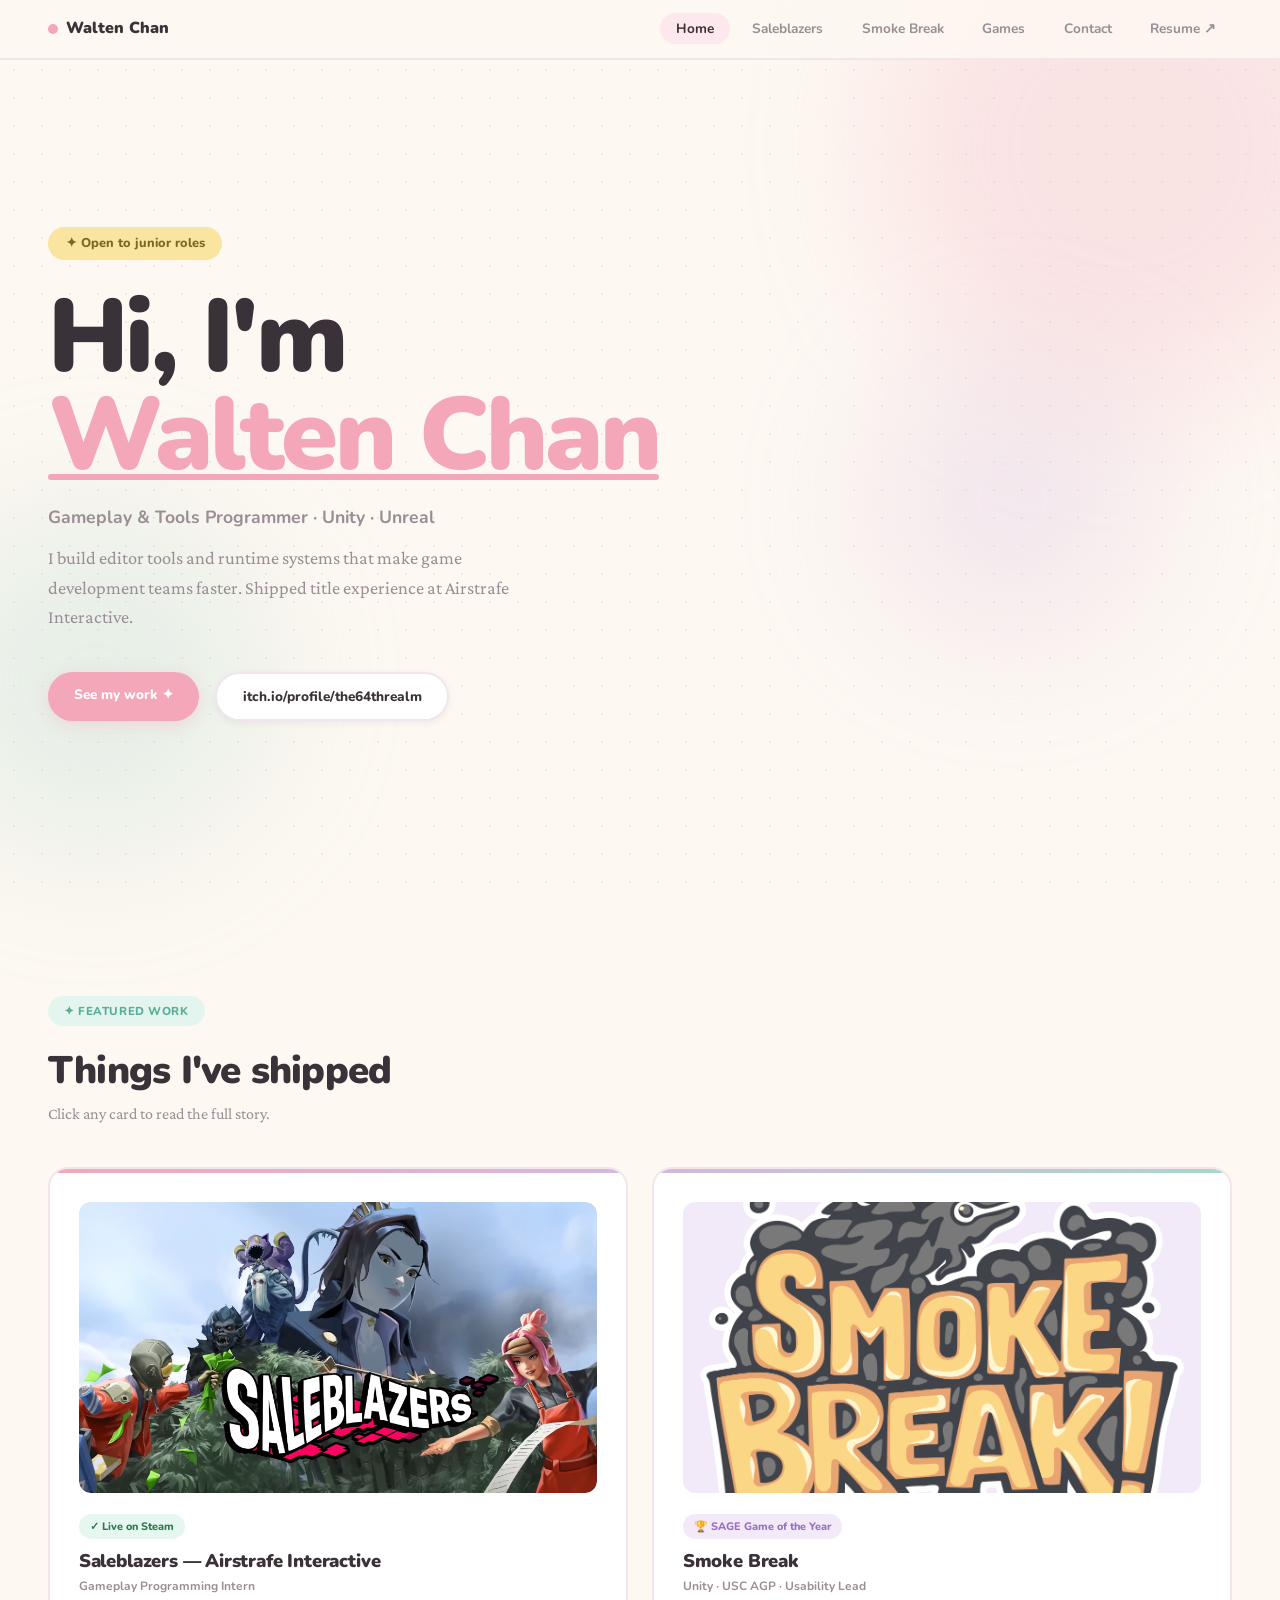
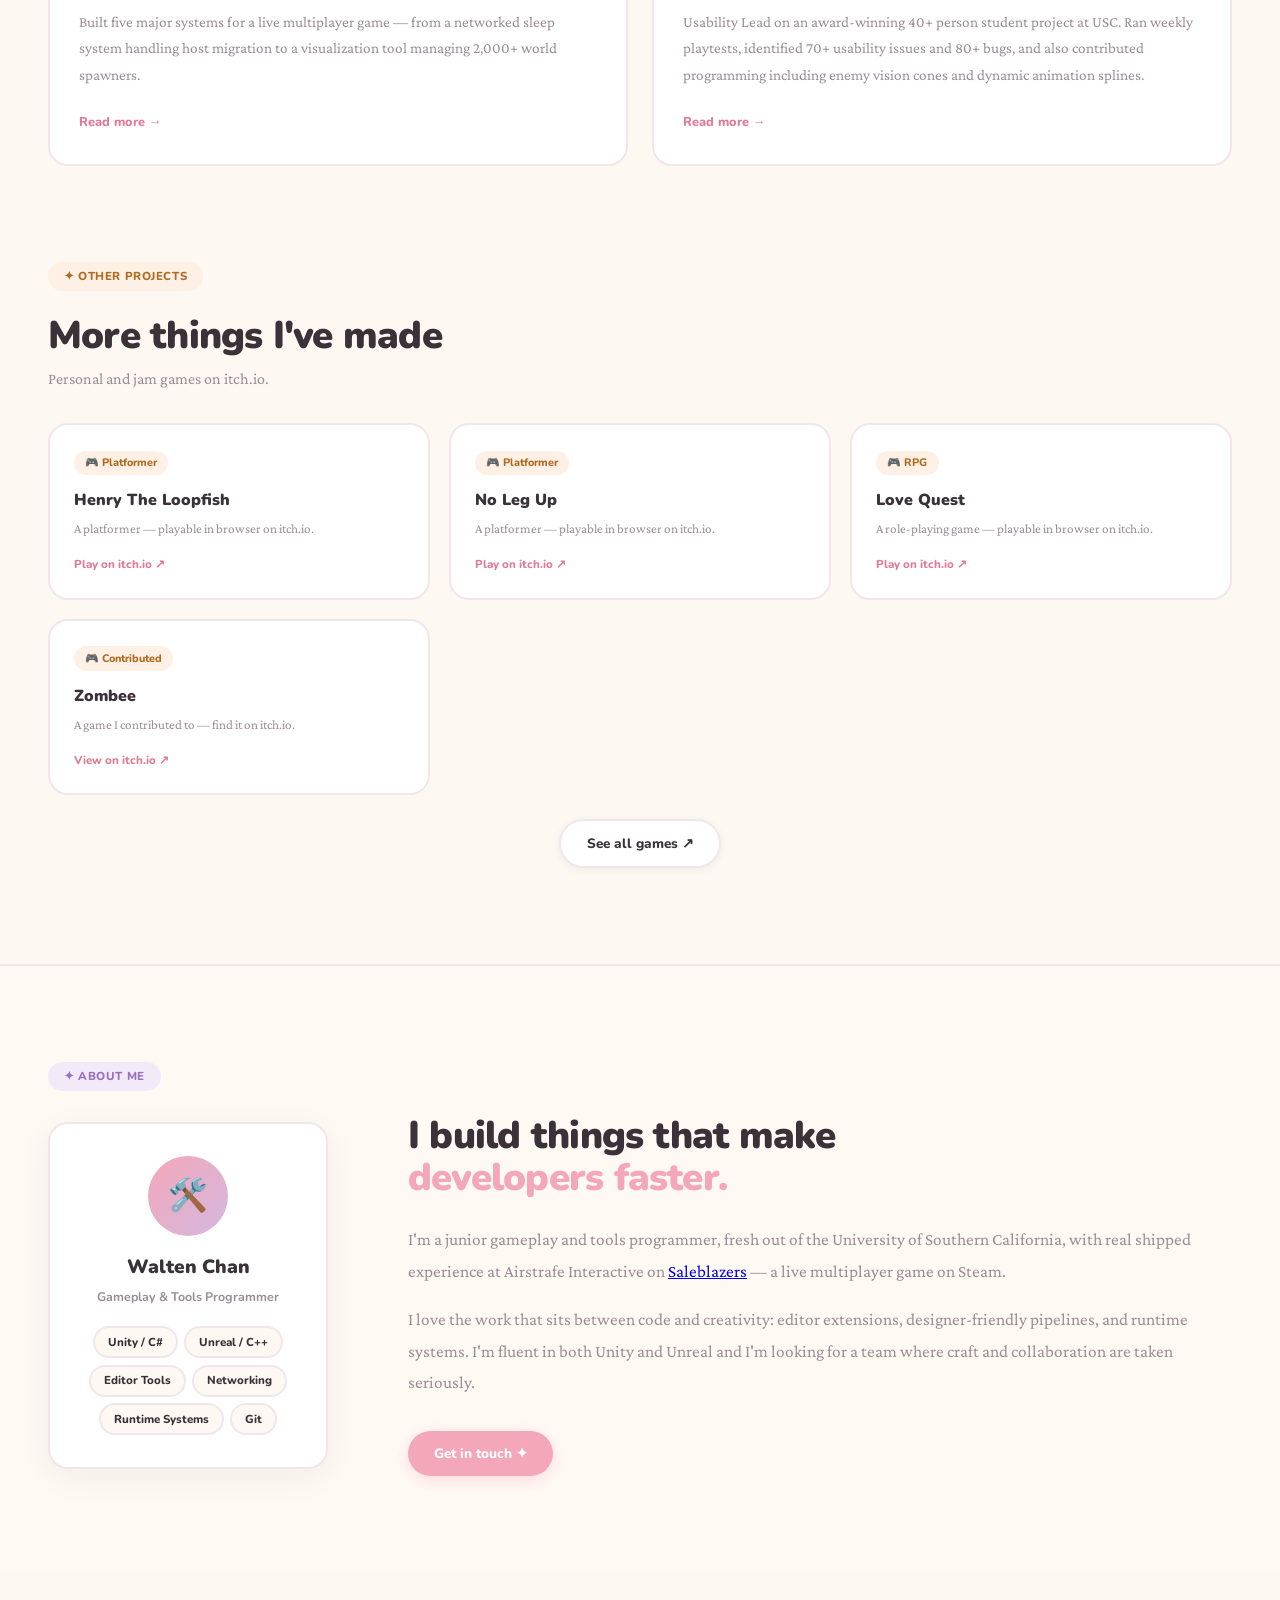
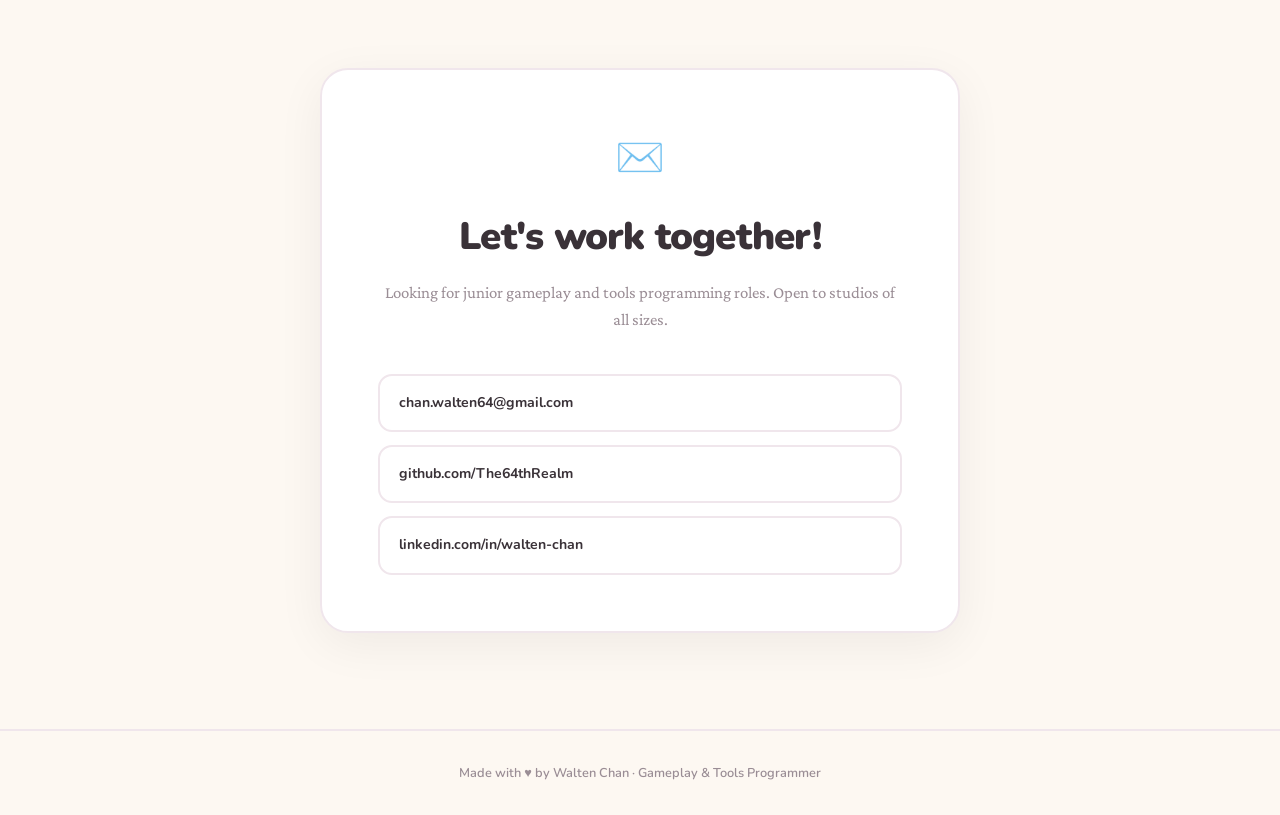
<file: index.html>
<!DOCTYPE html>
<html lang="en">
<head>
  <meta charset="UTF-8"/>
  <meta name="viewport" content="width=device-width, initial-scale=1.0"/>
  <title>^NAME$ — Gameplay & Tools Programmer</title>
  <link rel="stylesheet" href="style.css"/>
  <style>
    /* ── HERO ── */
    .hero {
      position: relative;
      min-height: 100vh;
      display: flex;
      align-items: center;
      padding: 8rem 3rem 5rem;
      z-index: 1;
    }
    .hero-inner { max-width: 680px; }

    .hero-badge {
      display: inline-flex;
      align-items: center;
      gap: 0.5rem;
      background: var(--yellow);
      border-radius: 100px;
      padding: 0.4rem 1.1rem;
      font-size: 0.8rem;
      font-weight: 800;
      color: #7a6a20;
      margin-bottom: 1.8rem;
      opacity: 0;
      animation: popIn 0.5s cubic-bezier(0.34,1.56,0.64,1) 0.1s forwards;
    }

    .hero-name {
      font-size: clamp(3rem, 8vw, 6.5rem);
      font-weight: 900;
      line-height: 0.95;
      letter-spacing: -0.03em;
      opacity: 0;
      animation: fadeUp 0.6s ease 0.25s forwards;
    }

    .hero-name .underline {
      color: var(--pink);
      position: relative;
      display: inline-block;
    }
    .hero-name .underline::after {
      content: '';
      position: absolute;
      bottom: 4px; left: 0; right: 0;
      height: 6px;
      background: var(--pink);
      border-radius: 3px;
      transform: scaleX(0);
      transform-origin: left;
      animation: scaleX 0.5s ease 0.95s forwards;
    }

    @keyframes scaleX { to { transform: scaleX(1); } }

    .hero-role {
      margin-top: 1.2rem;
      font-size: 1.1rem;
      font-weight: 700;
      color: var(--muted);
      opacity: 0;
      animation: fadeUp 0.6s ease 0.4s forwards;
    }

    .hero-desc {
      margin-top: 0.8rem;
      font-family: var(--font-serif);
      font-size: 1.15rem;
      color: var(--muted);
      max-width: 480px;
      opacity: 0;
      animation: fadeUp 0.6s ease 0.5s forwards;
    }

    .hero-cta {
      margin-top: 2.5rem;
      display: flex;
      gap: 1rem;
      flex-wrap: wrap;
      opacity: 0;
      animation: fadeUp 0.6s ease 0.6s forwards;
    }

    /* ── STATS STRIP ── */
    .stats-strip {
      position: relative;
      z-index: 1;
      display: grid;
      grid-template-columns: repeat(4, 1fr);
      gap: 1px;
      background: var(--border);
      border-top: 2px solid var(--border);
      border-bottom: 2px solid var(--border);
    }

    .stat-box {
      background: var(--bg);
      padding: 2rem;
      text-align: center;
      transition: background 0.2s;
    }
    .stat-box:hover { background: var(--pink-light); }

    .stat-num {
      font-size: 2.2rem;
      font-weight: 900;
      color: var(--pink);
      display: block;
      line-height: 1;
      margin-bottom: 0.4rem;
    }

    .stat-label {
      font-size: 0.72rem;
      font-weight: 700;
      color: var(--muted);
      text-transform: uppercase;
      letter-spacing: 0.06em;
    }

    /* ── FEATURED WORK ── */
    #work {
      position: relative;
      z-index: 1;
      padding: 6rem 3rem;
    }

    .work-grid {
      display: grid;
      grid-template-columns: repeat(2, 1fr);
      gap: 1.5rem;
    }

    .work-card-link {
      text-decoration: none;
      color: inherit;
      display: block;
    }

    .work-card-link .card { height: 100%; }

    .card-arrow {
      display: inline-flex;
      align-items: center;
      gap: 0.4rem;
      font-size: 0.8rem;
      font-weight: 800;
      color: var(--pink-dark);
      margin-top: 0.5rem;
      transition: gap 0.2s;
    }
    .work-card-link:hover .card-arrow { gap: 0.7rem; }

    /* capstone card spans full width */
    .span-2 { grid-column: 1 / -1; }
    .span-2 .card-inner {
      display: grid;
      grid-template-columns: 1fr 1fr;
      gap: 2rem;
      align-items: start;
    }

    /* ── OTHER PROJECTS ── */
    #other {
      position: relative;
      z-index: 1;
      padding: 0 3rem 6rem;
    }

    .other-grid {
      display: grid;
      grid-template-columns: repeat(3, 1fr);
      gap: 1.2rem;
    }

    .mini-card {
      background: var(--card);
      border-radius: var(--radius);
      border: 2px solid var(--border);
      padding: 1.5rem;
      text-decoration: none;
      color: inherit;
      display: block;
      transition: transform 0.2s, box-shadow 0.2s, border-color 0.2s;
    }
    .mini-card:hover {
      transform: translateY(-4px);
      box-shadow: 0 12px 32px rgba(0,0,0,0.07);
      border-color: var(--pink);
    }

    .mini-card-title {
      font-size: 1rem;
      font-weight: 900;
      margin-bottom: 0.3rem;
    }

    .mini-card-type {
      font-size: 0.72rem;
      font-weight: 700;
      color: var(--muted);
      margin-bottom: 0.6rem;
      text-transform: uppercase;
      letter-spacing: 0.06em;
    }

    .mini-card-desc {
      font-size: 0.82rem;
      color: var(--muted);
      line-height: 1.6;
      font-family: var(--font-serif);
    }

    .mini-card-footer {
      margin-top: 1rem;
      font-size: 0.72rem;
      font-weight: 800;
      color: var(--pink-dark);
    }

    /* ── ABOUT STRIP ── */
    #about {
      position: relative;
      z-index: 1;
      padding: 6rem 3rem;
      background: var(--bg2);
      border-top: 2px solid var(--border);
    }

    .about-grid {
      display: grid;
      grid-template-columns: 280px 1fr;
      gap: 5rem;
      align-items: center;
    }

    .about-card {
      background: var(--card);
      border-radius: var(--radius);
      border: 2px solid var(--border);
      padding: 2rem;
      text-align: center;
      box-shadow: 0 8px 32px rgba(0,0,0,0.05);
    }

    .avatar {
      width: 80px; height: 80px;
      border-radius: 50%;
      background: linear-gradient(135deg, var(--pink), var(--lavender));
      display: flex;
      align-items: center;
      justify-content: center;
      font-size: 2rem;
      margin: 0 auto 1rem;
    }

    .about-name-display {
      font-size: 1.2rem;
      font-weight: 900;
      margin-bottom: 0.3rem;
    }

    .about-role-display {
      font-size: 0.78rem;
      font-weight: 700;
      color: var(--muted);
      margin-bottom: 1.2rem;
    }

    .skill-chips {
      display: flex;
      flex-wrap: wrap;
      gap: 0.4rem;
      justify-content: center;
    }

    .skill-chip {
      font-size: 0.72rem;
      font-weight: 800;
      padding: 0.3rem 0.8rem;
      border-radius: 100px;
      border: 2px solid var(--border);
      background: var(--bg);
      color: var(--text);
    }

    .about-text {
      font-family: var(--font-serif);
      font-size: 1.08rem;
      color: var(--muted);
      line-height: 1.85;
      margin-bottom: 2rem;
    }
    .about-text p + p { margin-top: 1rem; }

    .about-headline {
      font-size: clamp(1.8rem, 3vw, 2.4rem);
      font-weight: 900;
      letter-spacing: -0.02em;
      line-height: 1.1;
      margin-bottom: 1.5rem;
    }
    .about-headline em { font-style: normal; color: var(--pink); }

    /* ── CONTACT ── */
    #contact {
      position: relative;
      z-index: 1;
      padding: 6rem 3rem;
    }

    .contact-box {
      background: var(--card);
      border-radius: 28px;
      padding: 3.5rem;
      border: 2px solid var(--border);
      max-width: 640px;
      margin: 0 auto;
      text-align: center;
      box-shadow: 0 12px 48px rgba(0,0,0,0.06);
    }

    .contact-emoji { font-size: 2.5rem; display: block; margin-bottom: 1rem; }

    .contact-headline {
      font-size: clamp(1.8rem, 3vw, 2.4rem);
      font-weight: 900;
      letter-spacing: -0.02em;
      margin-bottom: 0.8rem;
    }

    .contact-sub {
      font-family: var(--font-serif);
      font-size: 1.05rem;
      color: var(--muted);
      margin-bottom: 2.5rem;
    }

    .contact-links { display: flex; flex-direction: column; gap: 0.8rem; text-align: left; }

    .contact-row {
      display: flex;
      align-items: center;
      gap: 1rem;
      padding: 1rem 1.2rem;
      border-radius: 14px;
      border: 2px solid var(--border);
      text-decoration: none;
      color: var(--text);
      font-weight: 700;
      font-size: 0.88rem;
      transition: border-color 0.2s, background 0.2s;
    }
    .contact-row:hover { border-color: var(--pink); background: var(--pink-light); }

    .contact-icon {
      width: 36px; height: 36px;
      border-radius: 10px;
      display: flex; align-items: center; justify-content: center;
      font-size: 1rem;
      flex-shrink: 0;
    }

    .contact-row small {
      display: block;
      font-size: 0.68rem;
      font-weight: 700;
      color: var(--muted);
      text-transform: uppercase;
      letter-spacing: 0.08em;
      margin-bottom: 0.1rem;
    }

    @media (max-width: 900px) {
      .stats-strip { grid-template-columns: repeat(2, 1fr); }
      .work-grid { grid-template-columns: 1fr; }
      .span-2 { grid-column: auto; }
      .span-2 .card-inner { grid-template-columns: 1fr; }
      .other-grid { grid-template-columns: 1fr 1fr; }
      .about-grid { grid-template-columns: 1fr; gap: 2.5rem; }
      #work, #other, #about, #contact { padding-left: 1.5rem; padding-right: 1.5rem; }
      .contact-box { padding: 2rem 1.5rem; }
    }

    @media (max-width: 580px) {
      .other-grid { grid-template-columns: 1fr; }
      .stats-strip { grid-template-columns: repeat(2, 1fr); }
    }
  </style>
</head>
<body>
  <div class="blob blob-1"></div>
  <div class="blob blob-2"></div>
  <div class="blob blob-3"></div>

  <script src="nav.js"></script>

  <!-- HERO -->
  <div class="hero">
    <div class="hero-inner">
      <div class="hero-badge">✦ Open to junior roles</div>
      <h1 class="hero-name">
        Hi, I'm<br/>
        <span class="underline"><span data-name></span></span>
      </h1>
      <p class="hero-role"><span data-title></span> · Unity · Unreal</p>
      <p class="hero-desc">
        I build editor tools and runtime systems that make game development teams faster.
        Shipped title experience at Airstrafe Interactive.
      </p>
      <div class="hero-cta">
        <a href="#work" class="btn btn-pink">See my work ✦</a>
        <a data-itch target="_blank" class="btn btn-outline">Itch ↗</a>
      </div>
    </div>
  </div>

<!--  &lt;!&ndash; STATS &ndash;&gt;-->
<!--  <div class="stats-strip">-->
<!--    <div class="stat-box reveal">-->
<!--      <span class="stat-num">2</span>-->
<!--      <span class="stat-label">Shipped Titles</span>-->
<!--    </div>-->
<!--    <div class="stat-box reveal">-->
<!--      <span class="stat-num">2k+</span>-->
<!--      <span class="stat-label">Spawners Managed</span>-->
<!--    </div>-->
<!--    <div class="stat-box reveal">-->
<!--      <span class="stat-num">2</span>-->
<!--      <span class="stat-label">Engines</span>-->
<!--    </div>-->
<!--    <div class="stat-box reveal">-->
<!--      <span class="stat-num">🏆</span>-->
<!--      <span class="stat-label">SAGE Game of the Year</span>-->
<!--    </div>-->
<!--  </div>-->

  <!-- FEATURED WORK -->
  <section id="work">
    <span class="section-pill pill-mint">✦ Featured work</span>
    <h2 class="section-title">Things I've shipped</h2>
    <p style="color: var(--muted); font-family: var(--font-serif); font-size: 1rem; margin-bottom: 2.5rem;">Click any card to read the full story.</p>

    <div class="work-grid">

      <!-- Internship card -->
      <a href="airstrafe.html" class="work-card-link reveal">
        <div class="card">
          <div class="card-top-bar" style="background: linear-gradient(90deg, var(--pink), var(--lavender));"></div>
          <div class="card-body">
            <div class="card-img" style="background: var(--pink-light); color: var(--pink);">
              <img src="assets/Saleblazers-icon.jpeg" alt="Saleblazers trailer screenshot">
            </div>
            <span class="card-badge badge-shipped">✓ Live on Steam</span>
            <h3 class="card-title">Saleblazers — Airstrafe Interactive</h3>
            <p class="card-studio">Gameplay Programming Intern</p>
            <p class="card-desc">
              Built five major systems for a live multiplayer game — from a networked sleep system
              handling host migration to a visualization tool managing 2,000+ world spawners.
            </p>
            <span class="card-arrow">Read more →</span>
          </div>
        </div>
      </a>

      <!-- Capstone card -->
      <a href="smoke-break.html" class="work-card-link reveal">
        <div class="card">
          <div class="card-top-bar" style="background: linear-gradient(90deg, var(--lavender), var(--mint));"></div>
          <div class="card-body">
            <div class="card-img" style="background: var(--lav-light); color: var(--lavender);">
              <img src="assets/smoke-break-icon.png" alt="smoke break logo screenshot">
            </div>
            <span class="card-badge badge-school">🏆 SAGE Game of the Year</span>
            <h3 class="card-title">Smoke Break</h3>
            <p class="card-studio">Unity · USC AGP · Usability Lead</p>
            <p class="card-desc">
              Usability Lead on an award-winning 40+ person student project at USC.
              Ran weekly playtests, identified 70+ usability issues and 80+ bugs,
              and also contributed programming including enemy vision cones and dynamic animation splines.
            </p>
            <span class="card-arrow">Read more →</span>
          </div>
        </div>
      </a>

    </div>
  </section>

  <!-- OTHER PROJECTS -->
  <section id="other">
    <span class="section-pill pill-peach">✦ Other projects</span>
    <h2 class="section-title" style="margin-bottom: 0.5rem;">More things I've made</h2>
    <p style="color: var(--muted); font-family: var(--font-serif); font-size: 1rem; margin-bottom: 2rem;">
      Personal and jam games on itch.io.
    </p>

    <div class="other-grid">
      <a href="https://luvam.itch.io/henry-the-loopfish" target="_blank" class="mini-card reveal">
        <div class="card-badge badge-jam" style="margin-bottom: 0.8rem;">🎮 Platformer</div>
        <div class="mini-card-title">Henry The Loopfish</div>
        <div class="mini-card-desc">A platformer — playable in browser on itch.io.</div>
        <div class="mini-card-footer">Play on itch.io ↗</div>
      </a>
      <a href="https://the64threalm.itch.io/no-leg-up" target="_blank" class="mini-card reveal">
        <div class="card-badge badge-jam" style="margin-bottom: 0.8rem;">🎮 Platformer</div>
        <div class="mini-card-title">No Leg Up</div>
        <div class="mini-card-desc">A platformer — playable in browser on itch.io.</div>
        <div class="mini-card-footer">Play on itch.io ↗</div>
      </a>
      <a href="https://the64threalm.itch.io/love-quest" target="_blank" class="mini-card reveal">
        <div class="card-badge badge-jam" style="margin-bottom: 0.8rem;">🎮 RPG</div>
        <div class="mini-card-title">Love Quest</div>
        <div class="mini-card-desc">A role-playing game — playable in browser on itch.io.</div>
        <div class="mini-card-footer">Play on itch.io ↗</div>
      </a>
      <a href="https://pkflunr.itch.io/zombee" target="_blank" class="mini-card reveal">
        <div class="card-badge badge-jam" style="margin-bottom: 0.8rem;">🎮 Contributed</div>
        <div class="mini-card-title">Zombee</div>
        <div class="mini-card-desc">A game I contributed to — find it on itch.io.</div>
        <div class="mini-card-footer">View on itch.io ↗</div>
      </a>
    </div>

    <div style="margin-top: 1.5rem; text-align: center;">
      <a href="games.html" class="btn btn-outline">See all games ↗</a>
    </div>
  </section>

  <!-- ABOUT -->
  <section id="about">
    <span class="section-pill pill-lav">✦ About me</span>
    <div class="about-grid">
      <div class="about-card reveal">
        <div class="avatar">🛠️</div>
        <div class="about-name-display"><span data-name></span></div>
        <div class="about-role-display"><span data-title></span></div>
        <div class="skill-chips">
          <span class="skill-chip">Unity / C#</span>
          <span class="skill-chip">Unreal / C++</span>
          <span class="skill-chip">Editor Tools</span>
          <span class="skill-chip">Networking</span>
          <span class="skill-chip">Runtime Systems</span>
          <span class="skill-chip">Git</span>
        </div>
      </div>
      <div class="reveal">
        <h2 class="about-headline">
          I build things that make<br/><em>developers faster.</em>
        </h2>
        <div class="about-text">
          <p>
            I'm a junior gameplay and tools programmer, fresh out of the University of Southern California,
            with real shipped experience at Airstrafe Interactive on <a href="https://store.steampowered.com/app/1419850/Saleblazers/">Saleblazers</a> —
            a live multiplayer game on Steam.
          </p>
          <p>
            I love the work that sits between code and creativity: editor extensions,
            designer-friendly pipelines, and runtime systems.
            I'm fluent in both Unity and Unreal and I'm looking for a team
            where craft and collaboration are taken seriously.
          </p>
        </div>
        <a href="#contact" class="btn btn-pink">Get in touch ✦</a>
      </div>
    </div>
  </section>

  <!-- CONTACT -->
  <section id="contact">
    <div class="contact-box reveal">
      <span class="contact-emoji">✉️</span>
      <h2 class="contact-headline">Let's work together!</h2>
      <p class="contact-sub">
        Looking for junior gameplay and tools programming roles. Open to studios of all sizes.
      </p>
      <div class="contact-links">
        <a data-email class="contact-row">
          <div class="contact-icon" style="background: var(--pink-light);">✉</div>
          <div><small>Email</small><span data-email></span></div>
        </a>
        <a data-github target="_blank" class="contact-row">
          <div class="contact-icon" style="background: var(--mint-light);">⌥</div>
          <div><small>GitHub</small><span data-github></span></div>
        </a>
        <a data-linkedin target="_blank" class="contact-row">
          <div class="contact-icon" style="background: var(--lav-light);">↗</div>
          <div><small>LinkedIn</small><span data-linkedin></span></div>
        </a>
      </div>
    </div>
  </section>

  <footer></footer>

  <script>
    const observer = new IntersectionObserver((entries) => {
      entries.forEach((e, i) => {
        if (e.isIntersecting) {
          setTimeout(() => e.target.classList.add('visible'), i * 80);
          observer.unobserve(e.target);
        }
      });
    }, { threshold: 0.08 });
    document.querySelectorAll('.reveal').forEach(el => observer.observe(el));
  </script>
</body>
</html>
</file>
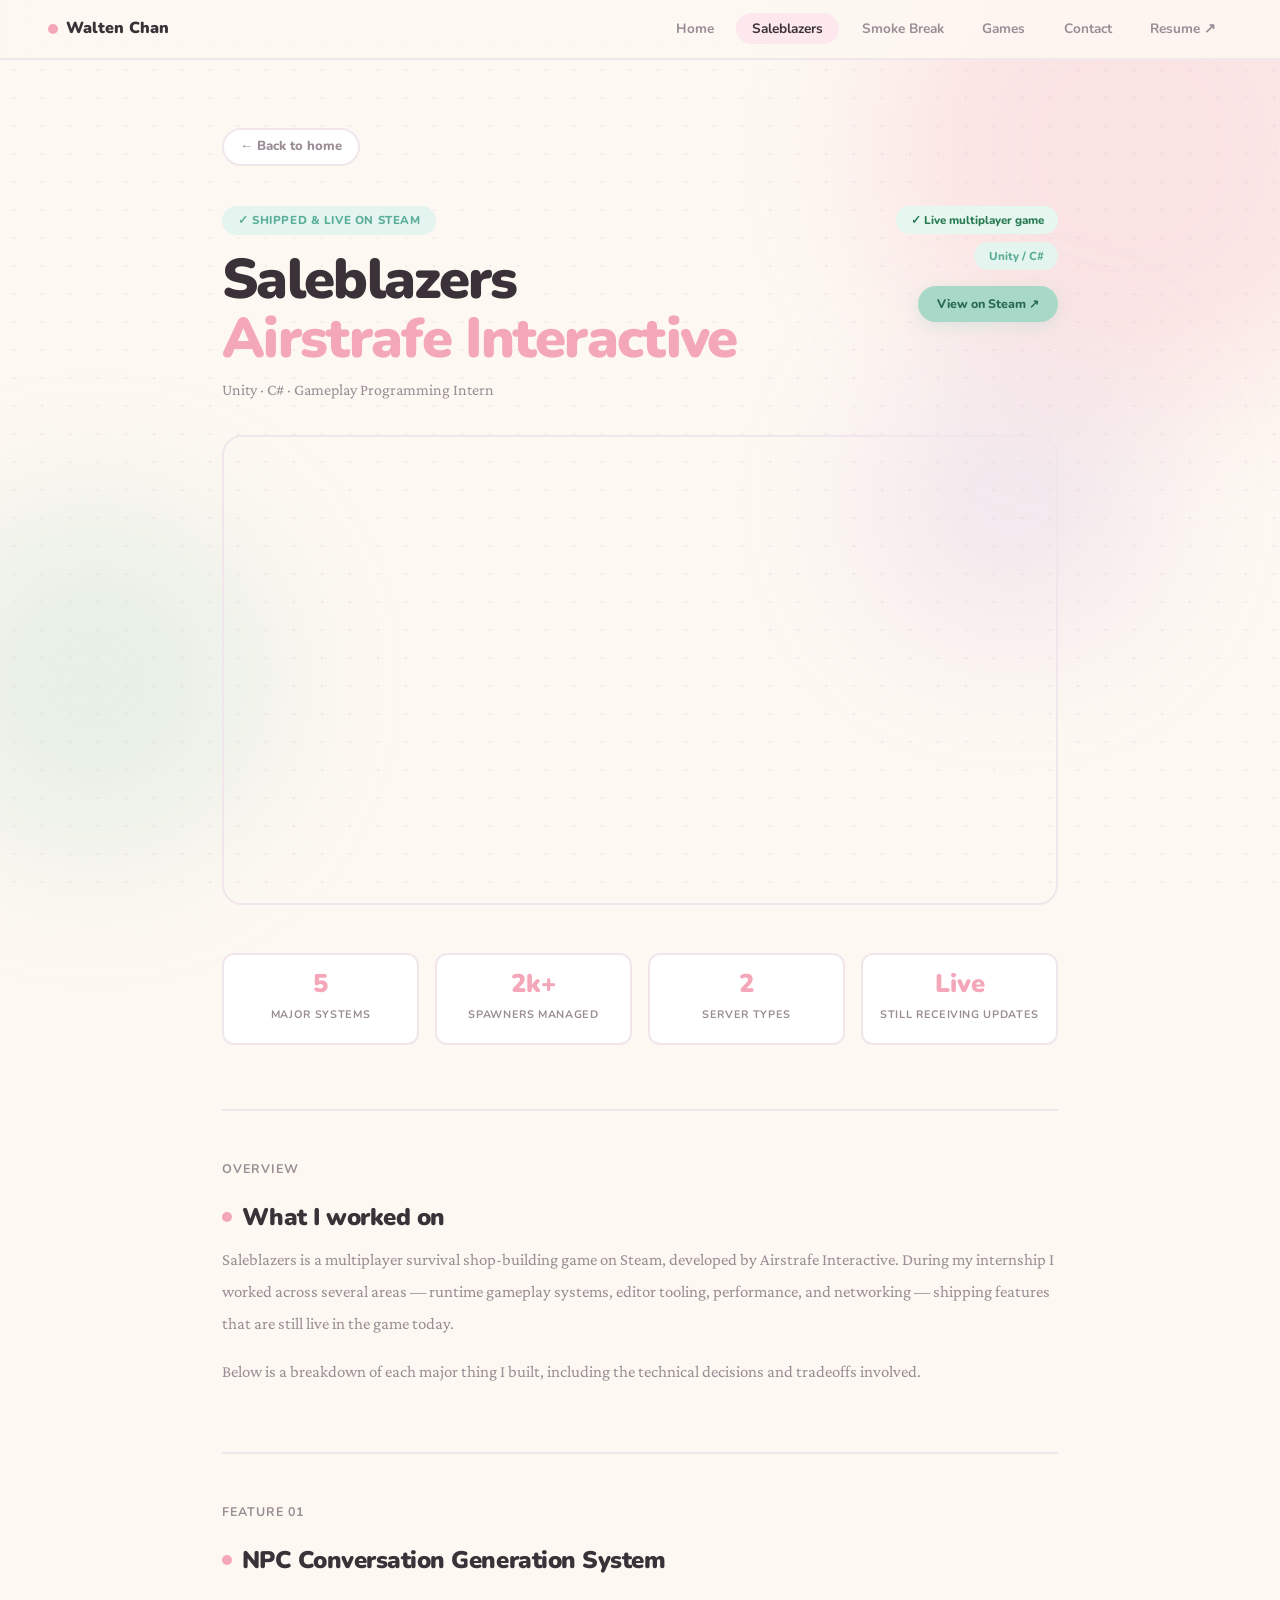
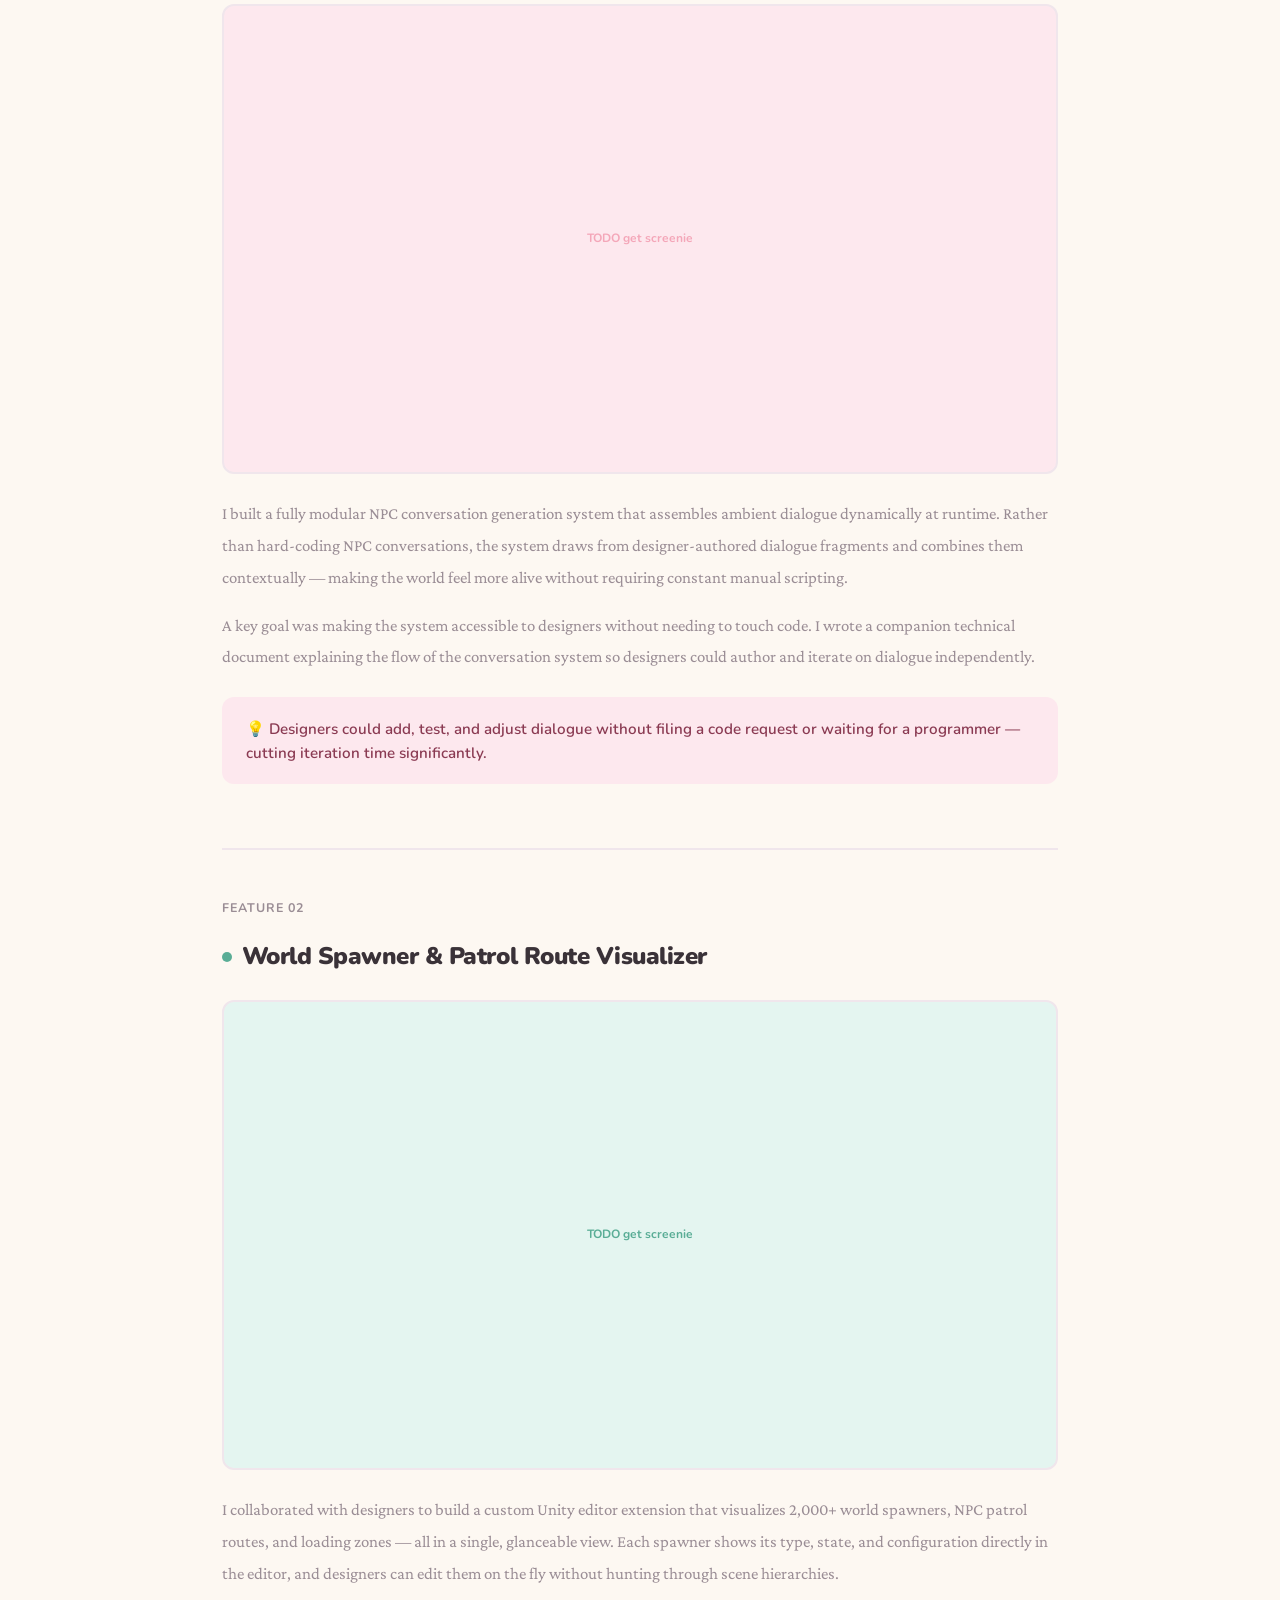
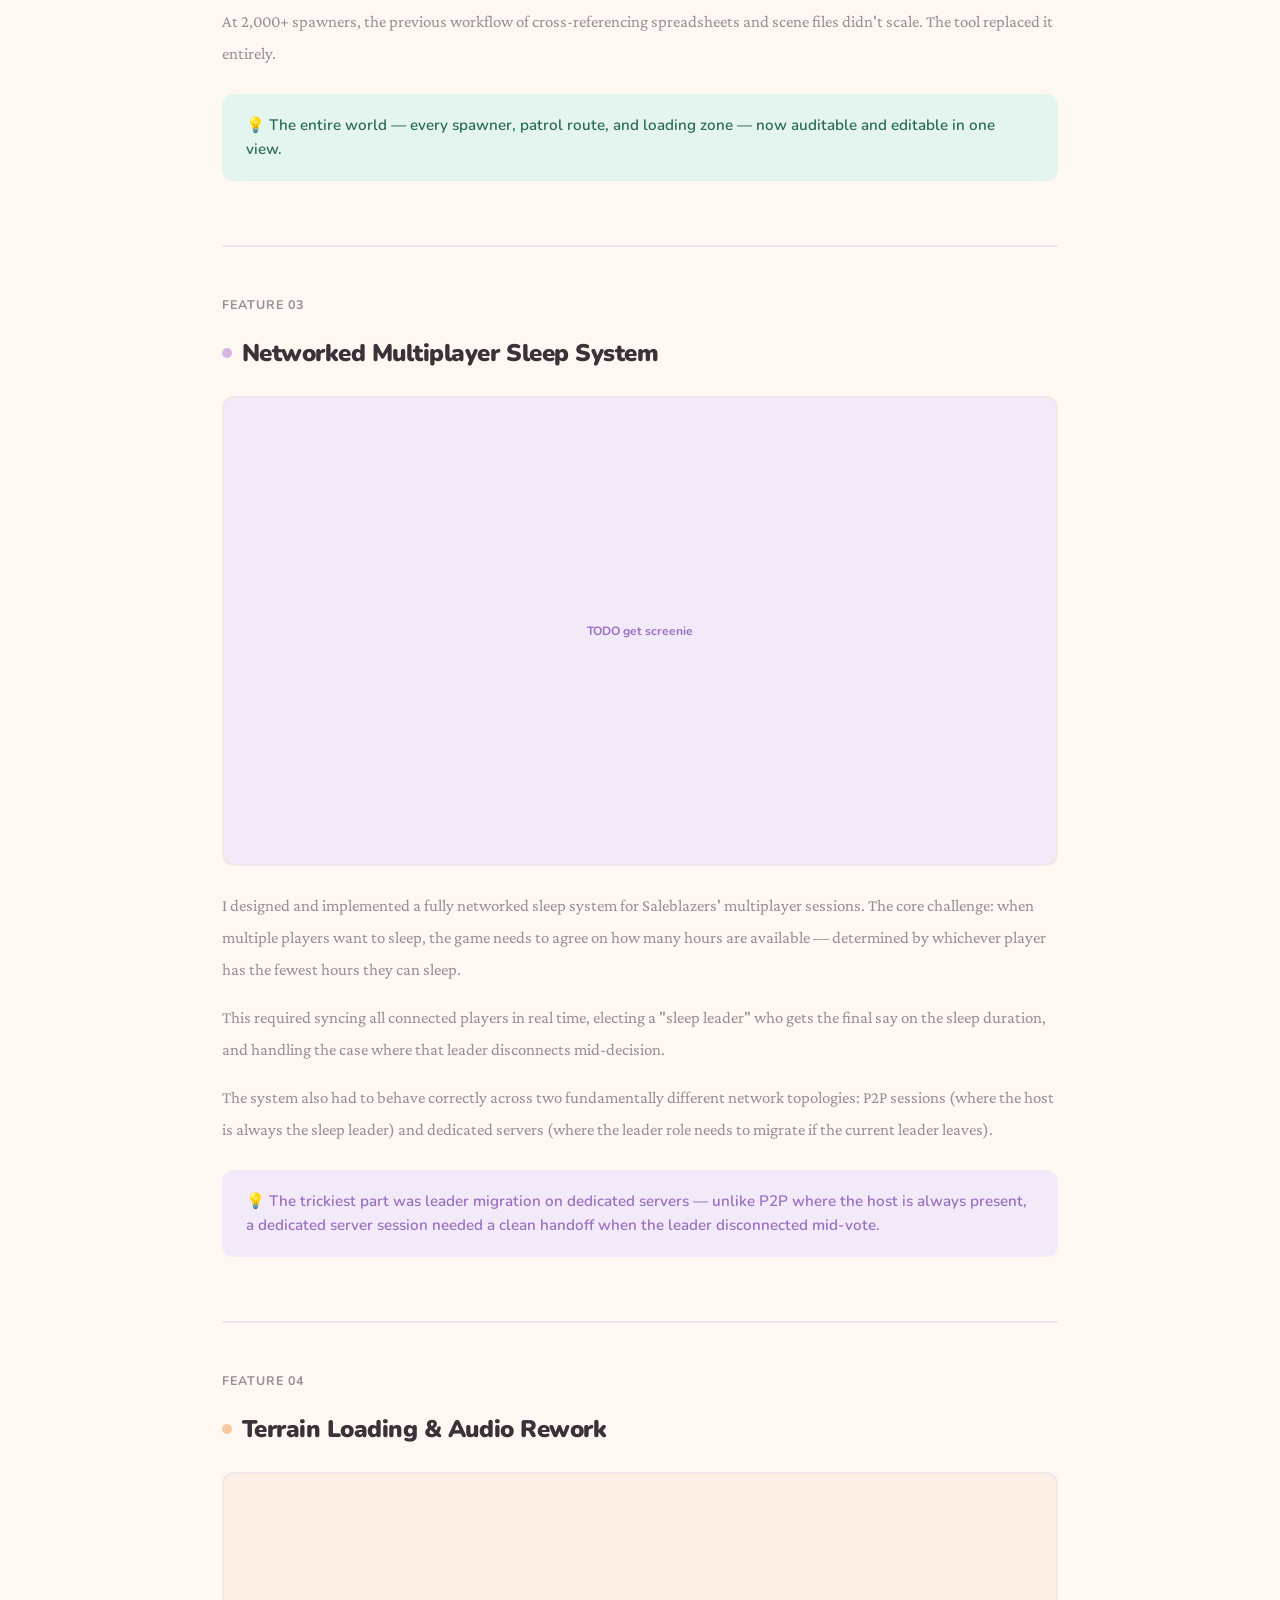
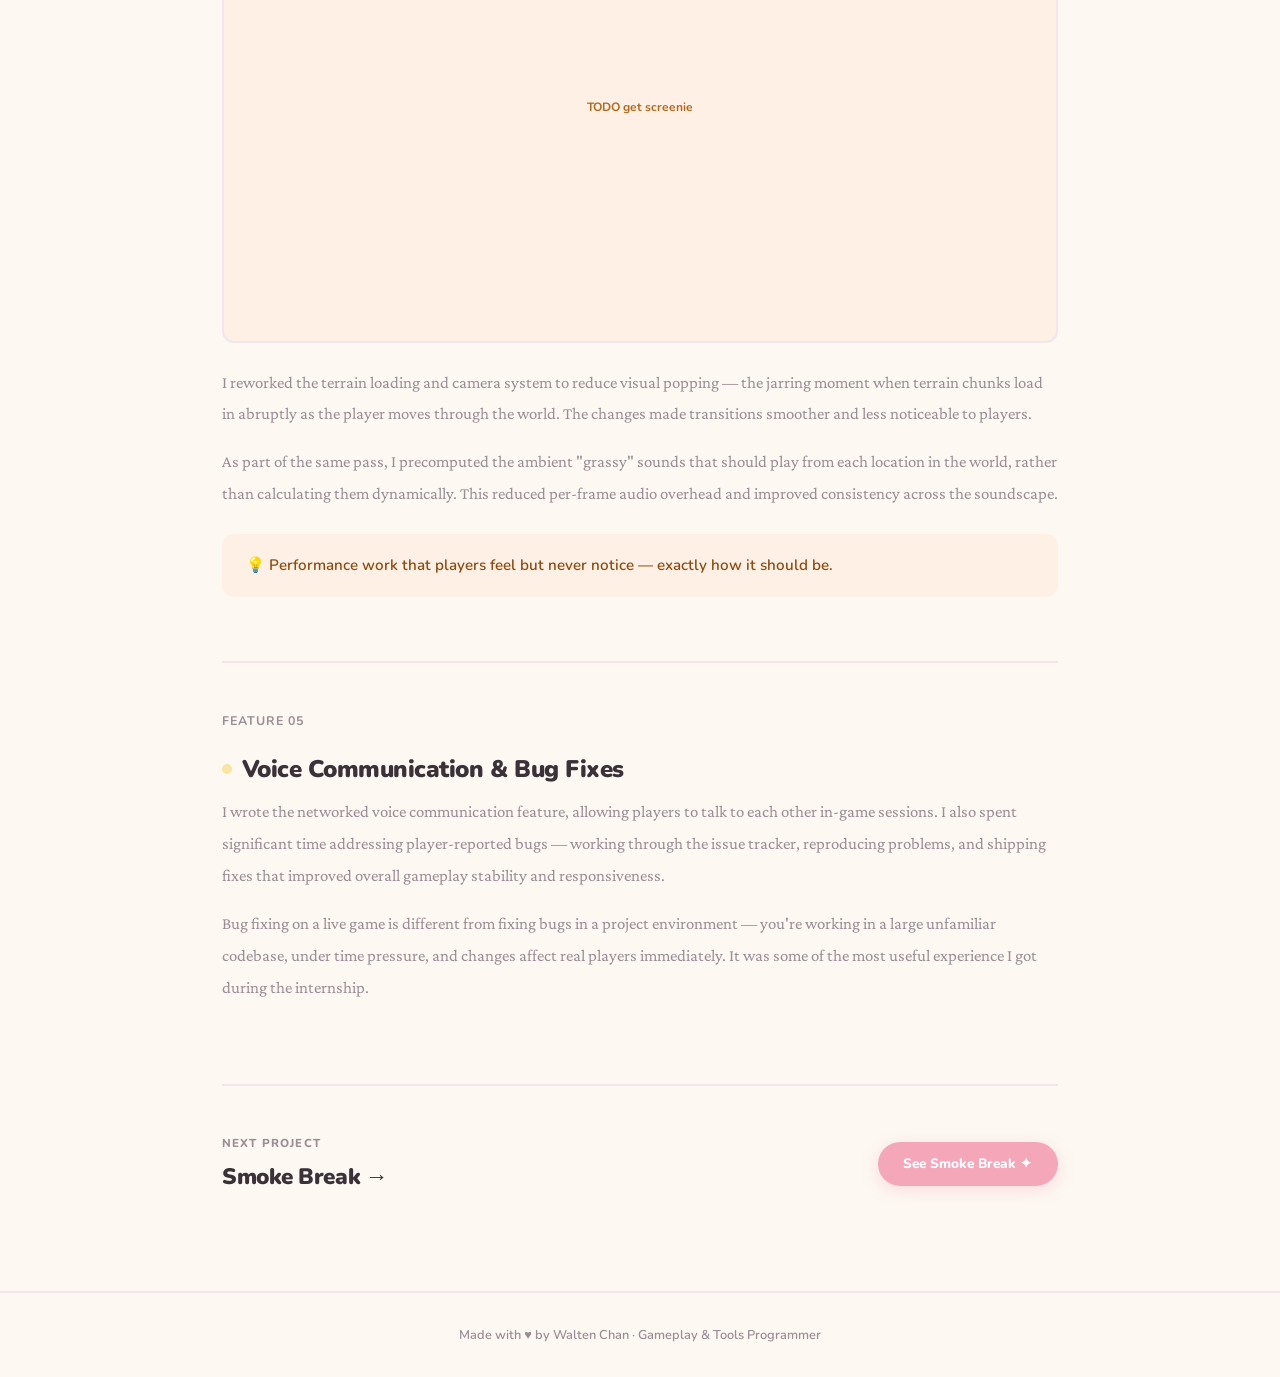
<file: airstrafe.html>
<!DOCTYPE html>
<html lang="en">
<head>
  <meta charset="UTF-8"/>
  <meta name="viewport" content="width=device-width, initial-scale=1.0"/>
  <title>Saleblazers Internship — ^NAME$</title>
  <link rel="stylesheet" href="style.css"/>
  <style>
    .page-wrap {
      position: relative;
      z-index: 1;
      max-width: 900px;
      margin: 0 auto;
      padding: 8rem 2rem 6rem;
    }

    .back-link {
      display: inline-flex;
      align-items: center;
      gap: 0.5rem;
      font-size: 0.82rem;
      font-weight: 800;
      color: var(--muted);
      text-decoration: none;
      margin-bottom: 2.5rem;
      padding: 0.4rem 1rem;
      border-radius: 100px;
      border: 2px solid var(--border);
      background: var(--card);
      transition: border-color 0.2s, color 0.2s;
    }
    .back-link:hover { border-color: var(--pink); color: var(--text); }

    /* ── HERO HEADER ── */
    .project-hero {
      margin-bottom: 4rem;
    }

    .project-hero-top {
      display: flex;
      align-items: flex-start;
      justify-content: space-between;
      gap: 2rem;
      margin-bottom: 2rem;
      flex-wrap: wrap;
    }

    .project-title-area h1 {
      font-size: clamp(2rem, 5vw, 3.5rem);
      font-weight: 900;
      letter-spacing: -0.03em;
      line-height: 1.05;
      margin-bottom: 0.5rem;
    }

    .project-title-area h1 em {
      font-style: normal;
      color: var(--pink);
    }

    .project-meta {
      display: flex;
      flex-direction: column;
      align-items: flex-end;
      gap: 0.5rem;
      flex-shrink: 0;
    }

    .meta-pill {
      font-size: 0.72rem;
      font-weight: 800;
      padding: 0.3rem 0.9rem;
      border-radius: 100px;
      white-space: nowrap;
    }

    .hero-img {
      width: 100%;
      aspect-ratio: 16/7;
      background: var(--pink-light);
      border-radius: var(--radius);
      border: 2px solid var(--border);
      display: flex;
      align-items: center;
      justify-content: center;
      font-size: 0.8rem;
      font-weight: 700;
      color: var(--pink);
      overflow: hidden;
      margin-bottom: 2rem;
    }
    .hero-img img { width: 100%; height: 100%; object-fit: cover; border-radius: var(--radius); }

    /* quick-stats row */
    .quick-stats {
      display: grid;
      grid-template-columns: repeat(4, 1fr);
      gap: 1rem;
      margin-bottom: 3rem;
    }

    .qs-box {
      background: var(--card);
      border: 2px solid var(--border);
      border-radius: var(--radius-sm);
      padding: 1rem;
      text-align: center;
    }

    .qs-num {
      font-size: 1.6rem;
      font-weight: 900;
      color: var(--pink);
      display: block;
      line-height: 1;
      margin-bottom: 0.3rem;
    }

    .qs-label {
      font-size: 0.68rem;
      font-weight: 700;
      color: var(--muted);
      text-transform: uppercase;
      letter-spacing: 0.06em;
    }

    /* ── CONTENT ── */
    .content-section {
      margin-bottom: 4rem;
    }

    .content-section h2 {
      font-size: 1.5rem;
      font-weight: 900;
      letter-spacing: -0.02em;
      margin-bottom: 0.5rem;
      display: flex;
      align-items: center;
      gap: 0.6rem;
    }

    .content-section h2 .dot {
      width: 10px; height: 10px;
      border-radius: 50%;
      flex-shrink: 0;
    }

    .content-section .sub {
      font-size: 0.78rem;
      font-weight: 700;
      color: var(--muted);
      text-transform: uppercase;
      letter-spacing: 0.08em;
      margin-bottom: 1.2rem;
    }

    .content-body {
      font-family: var(--font-serif);
      font-size: 1.05rem;
      color: var(--muted);
      line-height: 1.9;
    }
    .content-body p + p { margin-top: 1rem; }

    .highlight-box {
      border-radius: var(--radius-sm);
      padding: 1.2rem 1.5rem;
      margin: 1.5rem 0;
      font-size: 0.95rem;
      font-weight: 600;
      line-height: 1.6;
      font-family: var(--font);
    }

    .section-img {
      width: 100%;
      aspect-ratio: 16/9;
      border-radius: var(--radius-sm);
      border: 2px solid var(--border);
      display: flex;
      align-items: center;
      justify-content: center;
      font-size: 0.75rem;
      font-weight: 700;
      color: var(--muted);
      margin: 1.5rem 0;
      overflow: hidden;
    }
    .section-img img { width: 100%; height: 100%; object-fit: cover; }

    .divider {
      border: none;
      border-top: 2px solid var(--border);
      margin: 3rem 0;
    }

    /* ── FEATURE LIST ── */
    .feature-grid {
      display: grid;
      grid-template-columns: 1fr 1fr;
      gap: 1rem;
      margin-top: 1.5rem;
    }

    .feature-card {
      background: var(--card);
      border: 2px solid var(--border);
      border-radius: var(--radius-sm);
      padding: 1.4rem;
      transition: border-color 0.2s;
    }
    .feature-card:hover { border-color: var(--pink); }

    .feature-icon {
      font-size: 1.4rem;
      margin-bottom: 0.6rem;
      display: block;
    }

    .feature-title {
      font-size: 0.95rem;
      font-weight: 900;
      margin-bottom: 0.4rem;
    }

    .feature-desc {
      font-size: 0.82rem;
      color: var(--muted);
      line-height: 1.65;
      font-family: var(--font-serif);
    }

    /* ── NEXT PROJECT ── */
    .next-project {
      margin-top: 5rem;
      padding-top: 3rem;
      border-top: 2px solid var(--border);
      display: flex;
      align-items: center;
      justify-content: space-between;
      flex-wrap: wrap;
      gap: 1rem;
    }

    .next-label {
      font-size: 0.72rem;
      font-weight: 800;
      text-transform: uppercase;
      letter-spacing: 0.1em;
      color: var(--muted);
      display: block;
      margin-bottom: 0.4rem;
    }

    .next-title {
      font-size: 1.4rem;
      font-weight: 900;
      letter-spacing: -0.02em;
      color: var(--text);
      text-decoration: none;
    }
    .next-title:hover { color: var(--pink-dark); }

    @media (max-width: 680px) {
      .quick-stats { grid-template-columns: repeat(2, 1fr); }
      .feature-grid { grid-template-columns: 1fr; }
      .project-meta { align-items: flex-start; }
      .project-hero-top { flex-direction: column; }
    }
  </style>
</head>
<body>
  <div class="blob blob-1"></div>
  <div class="blob blob-2"></div>
  <div class="blob blob-3"></div>

  <script src="nav.js"></script>

  <div class="page-wrap">
    <a href="index.html" class="back-link">← Back to home</a>

    <!-- HERO -->
    <div class="project-hero reveal">
      <div class="project-hero-top">
        <div class="project-title-area">
          <span class="section-pill pill-mint" style="margin-bottom: 1rem;">✓ Shipped &amp; Live on Steam</span>
          <h1>Saleblazers<br/><em>Airstrafe Interactive</em></h1>
          <p style="color: var(--muted); font-family: var(--font-serif); font-size: 1rem; margin-top: 0.5rem;">
            Unity · C# · Gameplay Programming Intern
          </p>
        </div>
        <div class="project-meta">
          <span class="meta-pill badge-shipped">✓ Live multiplayer game</span>
          <span class="meta-pill" style="background: var(--mint-light); color: var(--mint-dark);">Unity / C#</span>
          <a href="https://store.steampowered.com/app/1555860/Saleblazers/" target="_blank" class="btn btn-mint" style="font-size: 0.78rem; padding: 0.5rem 1.2rem; margin-top: 0.5rem;">View on Steam ↗</a>
        </div>
      </div>

      <div style="width: 100%; aspect-ratio: 16/9; border-radius: var(--radius); overflow: hidden; margin-bottom: 3rem; border: 2px solid var(--border);">
        <iframe
                width="100%"
                height="100%"
                src="https://www.youtube.com/embed/VkKcCM7df00"
                title="Saleblazers trailer"
                frameborder="0"
                allowfullscreen>
        </iframe>
      </div>

      <div class="quick-stats">
        <div class="qs-box">
          <span class="qs-num">5</span>
          <span class="qs-label">Major Systems</span>
        </div>
        <div class="qs-box">
          <span class="qs-num">2k+</span>
          <span class="qs-label">Spawners Managed</span>
        </div>
        <div class="qs-box">
          <span class="qs-num">2</span>
          <span class="qs-label">Server Types</span>
        </div>
        <div class="qs-box">
          <span class="qs-num">Live</span>
          <span class="qs-label">Still Receiving Updates</span>
        </div>
      </div>
    </div>

    <hr class="divider"/>

    <!-- OVERVIEW -->
    <div class="content-section reveal">
      <p class="sub">Overview</p>
      <h2><span class="dot" style="background: var(--pink);"></span>What I worked on</h2>
      <div class="content-body">
        <p>
          Saleblazers is a multiplayer survival shop-building game on Steam, developed by Airstrafe Interactive.
          During my internship I worked across several areas — runtime gameplay systems, editor tooling,
          performance, and networking — shipping features that are still live in the game today.
        </p>
        <p>
          Below is a breakdown of each major thing I built, including the technical decisions and tradeoffs involved.
        </p>
      </div>
    </div>

    <hr class="divider"/>

    <!-- FEATURE 1: NPC CONVERSATION -->
    <div class="content-section reveal">
      <p class="sub">Feature 01</p>
      <h2><span class="dot" style="background: var(--pink);"></span>NPC Conversation Generation System</h2>
      <div class="section-img" style="background: var(--pink-light); color: var(--pink);">TODO get screenie</div>
      <div class="content-body">
        <p>
          I built a fully modular NPC conversation generation system that assembles ambient dialogue dynamically at runtime.
          Rather than hard-coding NPC conversations, the system draws from designer-authored dialogue fragments
          and combines them contextually — making the world feel more alive without requiring constant manual scripting.
        </p>
        <p>
          A key goal was making the system accessible to designers without needing to touch code.
          I wrote a companion technical document explaining the flow of the conversation system
          so designers could author and iterate on dialogue independently.
        </p>
      </div>
      <div class="highlight-box" style="background: var(--pink-light); color: #8a3a52;">
        💡 Designers could add, test, and adjust dialogue without filing a code request or waiting for a programmer — cutting iteration time significantly.
      </div>
      <div class="content-body">
        <p></p>
      </div>
    </div>

    <hr class="divider"/>

    <!-- FEATURE 2: SPAWNER TOOL -->
    <div class="content-section reveal">
      <p class="sub">Feature 02</p>
      <h2><span class="dot" style="background: var(--mint-dark);"></span>World Spawner &amp; Patrol Route Visualizer</h2>
      <div class="section-img" style="background: var(--mint-light); color: var(--mint-dark);">TODO get screenie</div>
      <div class="content-body">
        <p>
          I collaborated with designers to build a custom Unity editor extension that visualizes
          2,000+ world spawners, NPC patrol routes, and loading zones — all in a single, glanceable view.
          Each spawner shows its type, state, and configuration directly in the editor,
          and designers can edit them on the fly without hunting through scene hierarchies.
        </p>
        <p>
          At 2,000+ spawners, the previous workflow of cross-referencing spreadsheets and scene files
          didn't scale. The tool replaced it entirely.
        </p>
      </div>
      <div class="highlight-box" style="background: var(--mint-light); color: #2a6a58;">
        💡 The entire world — every spawner, patrol route, and loading zone — now auditable and editable in one view.
      </div>
    </div>

    <hr class="divider"/>

    <!-- FEATURE 3: NETWORKED SLEEP -->
    <div class="content-section reveal">
      <p class="sub">Feature 03</p>
      <h2><span class="dot" style="background: var(--lavender);"></span>Networked Multiplayer Sleep System</h2>
      <div class="section-img" style="background: var(--lav-light); color: var(--lav-dark);">TODO get screenie</div>
      <div class="content-body">
        <p>
          I designed and implemented a fully networked sleep system for Saleblazers' multiplayer sessions.
          The core challenge: when multiple players want to sleep, the game needs to agree on how many hours
          are available — determined by whichever player has the fewest hours they can sleep.
        </p>
        <p>
          This required syncing all connected players in real time, electing a "sleep leader" who gets
          the final say on the sleep duration, and handling the case where that leader disconnects mid-decision.
        </p>
        <p>
          The system also had to behave correctly across two fundamentally different network topologies:
          P2P sessions (where the host is always the sleep leader) and dedicated servers
          (where the leader role needs to migrate if the current leader leaves).
        </p>
      </div>
      <div class="highlight-box" style="background: var(--lav-light); color: var(--lav-dark);">
        💡 The trickiest part was leader migration on dedicated servers — unlike P2P where the host is always present, a dedicated server session needed a clean handoff when the leader disconnected mid-vote.
      </div>
    </div>

    <hr class="divider"/>

    <!-- FEATURE 4: TERRAIN + AUDIO -->
    <div class="content-section reveal">
      <p class="sub">Feature 04</p>
      <h2><span class="dot" style="background: var(--peach);"></span>Terrain Loading &amp; Audio Rework</h2>
      <div class="section-img" style="background: var(--peach-light); color: #b06a20;">TODO get screenie</div>
      <div class="content-body">
        <p>
          I reworked the terrain loading and camera system to reduce visual popping — the jarring moment
          when terrain chunks load in abruptly as the player moves through the world.
          The changes made transitions smoother and less noticeable to players.
        </p>
        <p>
          As part of the same pass, I precomputed the ambient "grassy" sounds that should play
          from each location in the world, rather than calculating them dynamically.
          This reduced per-frame audio overhead and improved consistency across the soundscape.
        </p>
      </div>
      <div class="highlight-box" style="background: var(--peach-light); color: #8a4a10;">
        💡 Performance work that players feel but never notice — exactly how it should be.
      </div>
    </div>

    <hr class="divider"/>

    <!-- FEATURE 5: BUGS + VOICE -->
    <div class="content-section reveal">
      <p class="sub">Feature 05</p>
      <h2><span class="dot" style="background: var(--yellow);"></span>Voice Communication &amp; Bug Fixes</h2>
      <div class="content-body">
        <p>
          I wrote the networked voice communication feature, allowing players to talk to each other
          in-game sessions. I also spent significant time addressing player-reported bugs —
          working through the issue tracker, reproducing problems, and shipping fixes that improved
          overall gameplay stability and responsiveness.
        </p>
        <p>
          Bug fixing on a live game is different from fixing bugs in a project environment —
          you're working in a large unfamiliar codebase, under time pressure,
          and changes affect real players immediately. It was some of the most useful
          experience I got during the internship.
        </p>
      </div>
    </div>

<!--    <hr class="divider"/>-->

<!--    &lt;!&ndash; REFLECTIONS &ndash;&gt;-->
<!--    <div class="content-section reveal">-->
<!--      <p class="sub">Reflections</p>-->
<!--      <h2><span class="dot" style="background: var(&#45;&#45;pink);"></span>What I learned</h2>-->
<!--      <div class="content-body">-->
<!--        <p>-->
<!--          -->
<!--        </p>-->
<!--      </div>-->
<!--    </div>-->

    <!-- NEXT PROJECT -->
    <div class="next-project reveal">
      <div>
        <span class="next-label">Next project</span>
        <a href="smoke-break.html" class="next-title">Smoke Break →</a>
      </div>
      <a href="smoke-break.html" class="btn btn-pink">See Smoke Break ✦</a>
    </div>
  </div>

  <footer></footer>

  <script>
    const observer = new IntersectionObserver((entries) => {
      entries.forEach((e, i) => {
        if (e.isIntersecting) {
          setTimeout(() => e.target.classList.add('visible'), i * 80);
          observer.unobserve(e.target);
        }
      });
    }, { threshold: 0.08 });
    document.querySelectorAll('.reveal').forEach(el => observer.observe(el));
  </script>
</body>
</html>
</file>
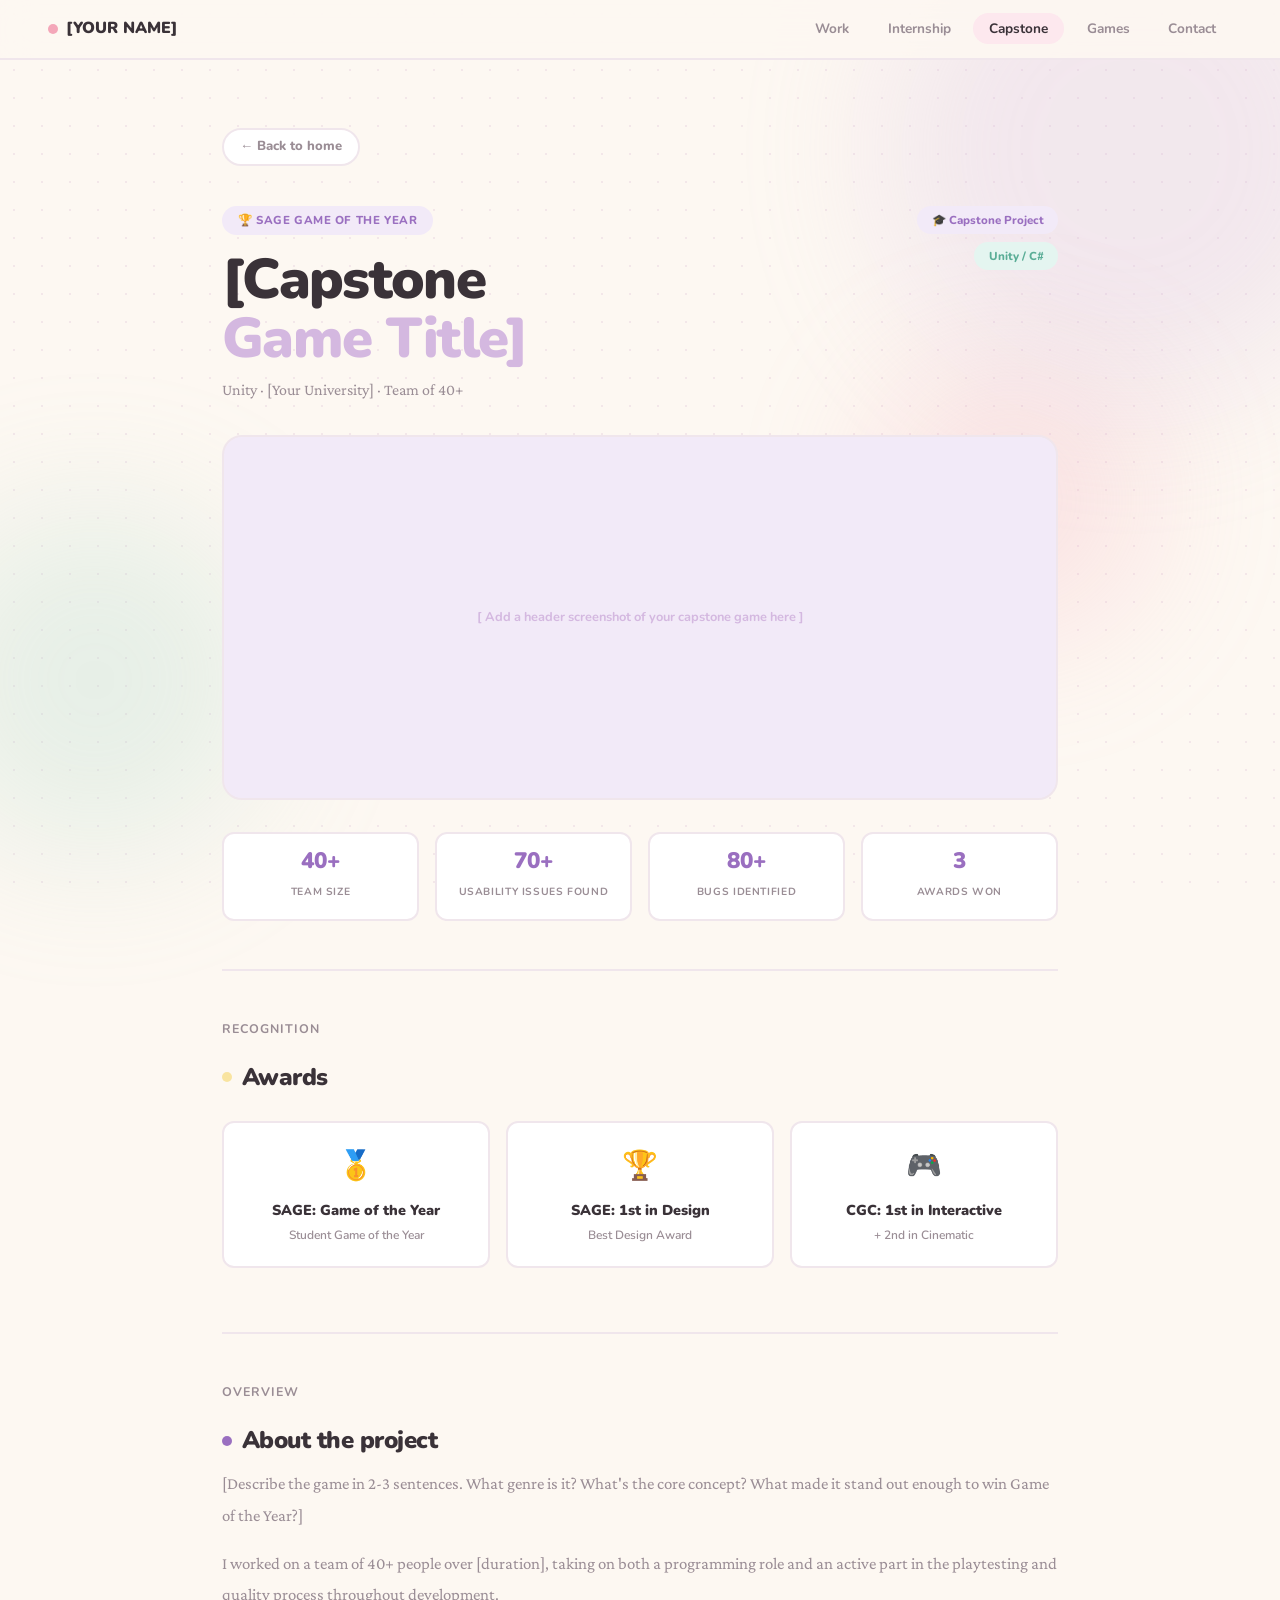
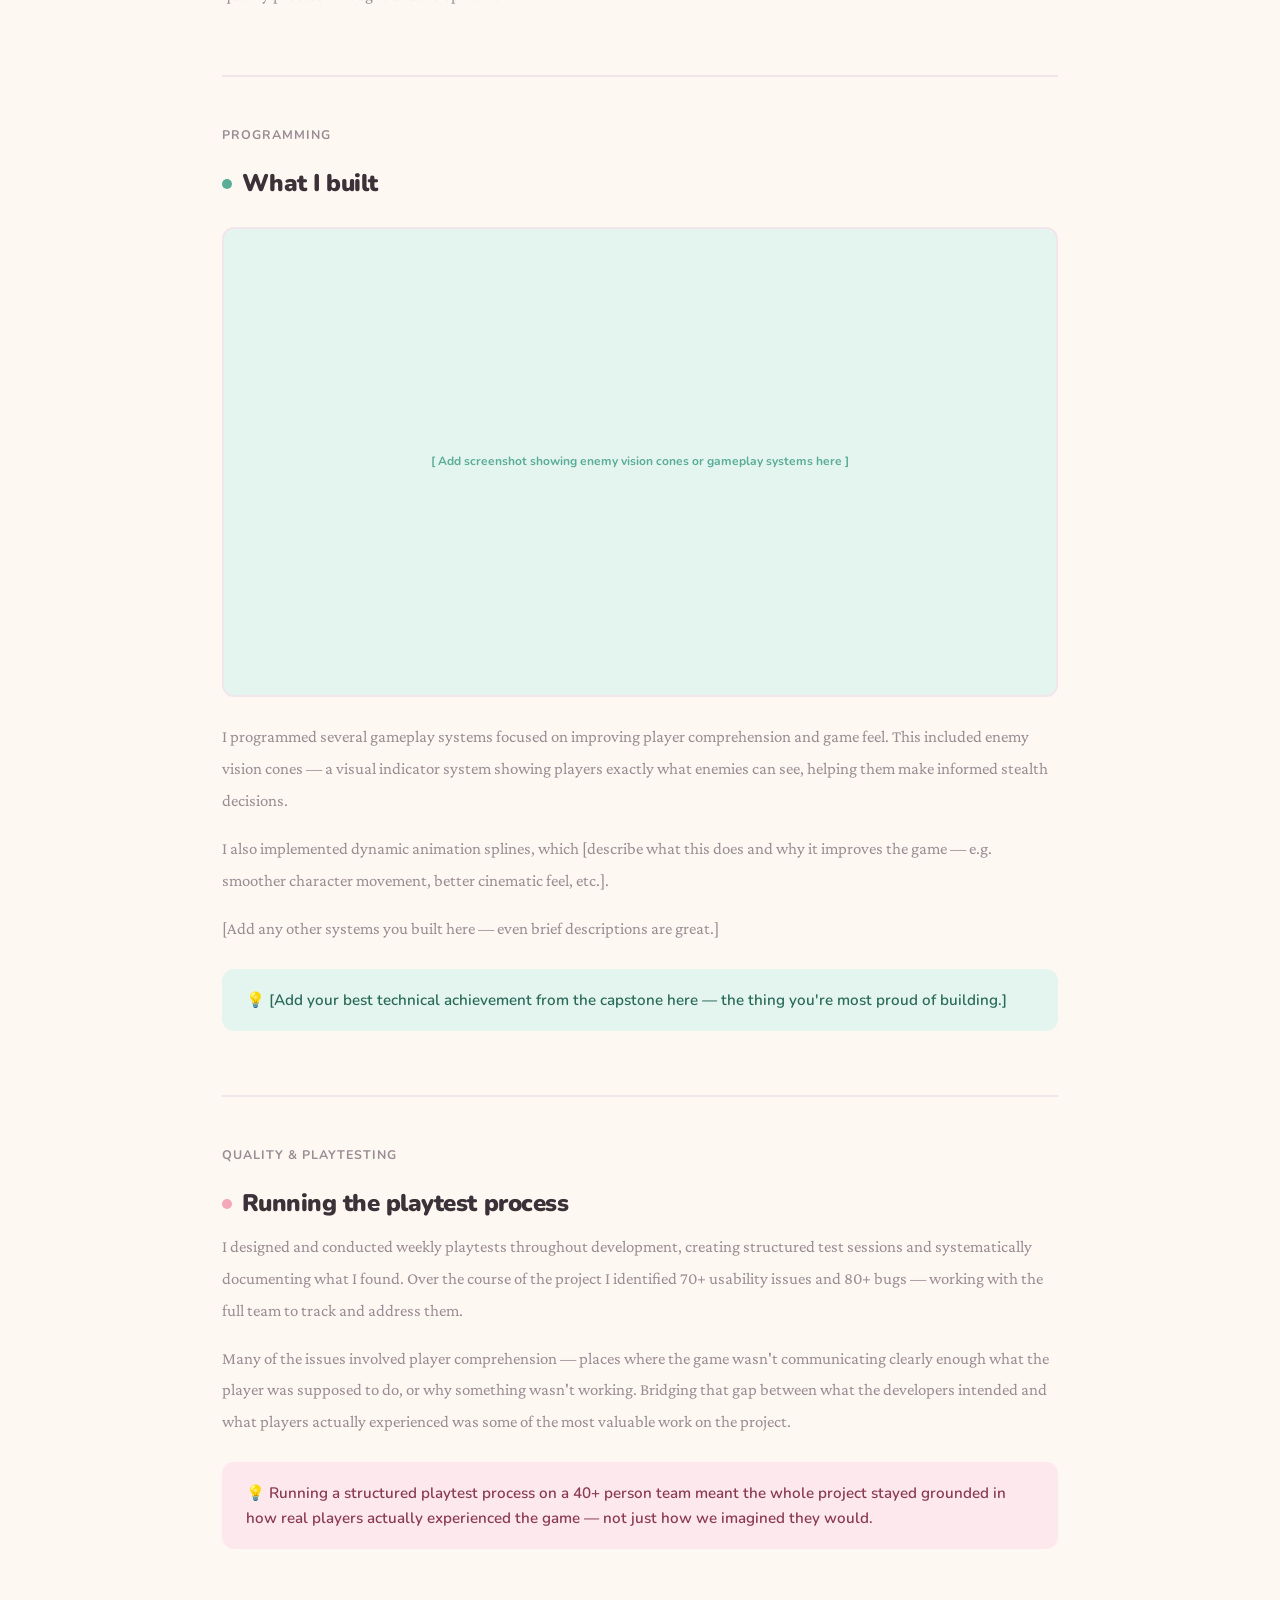
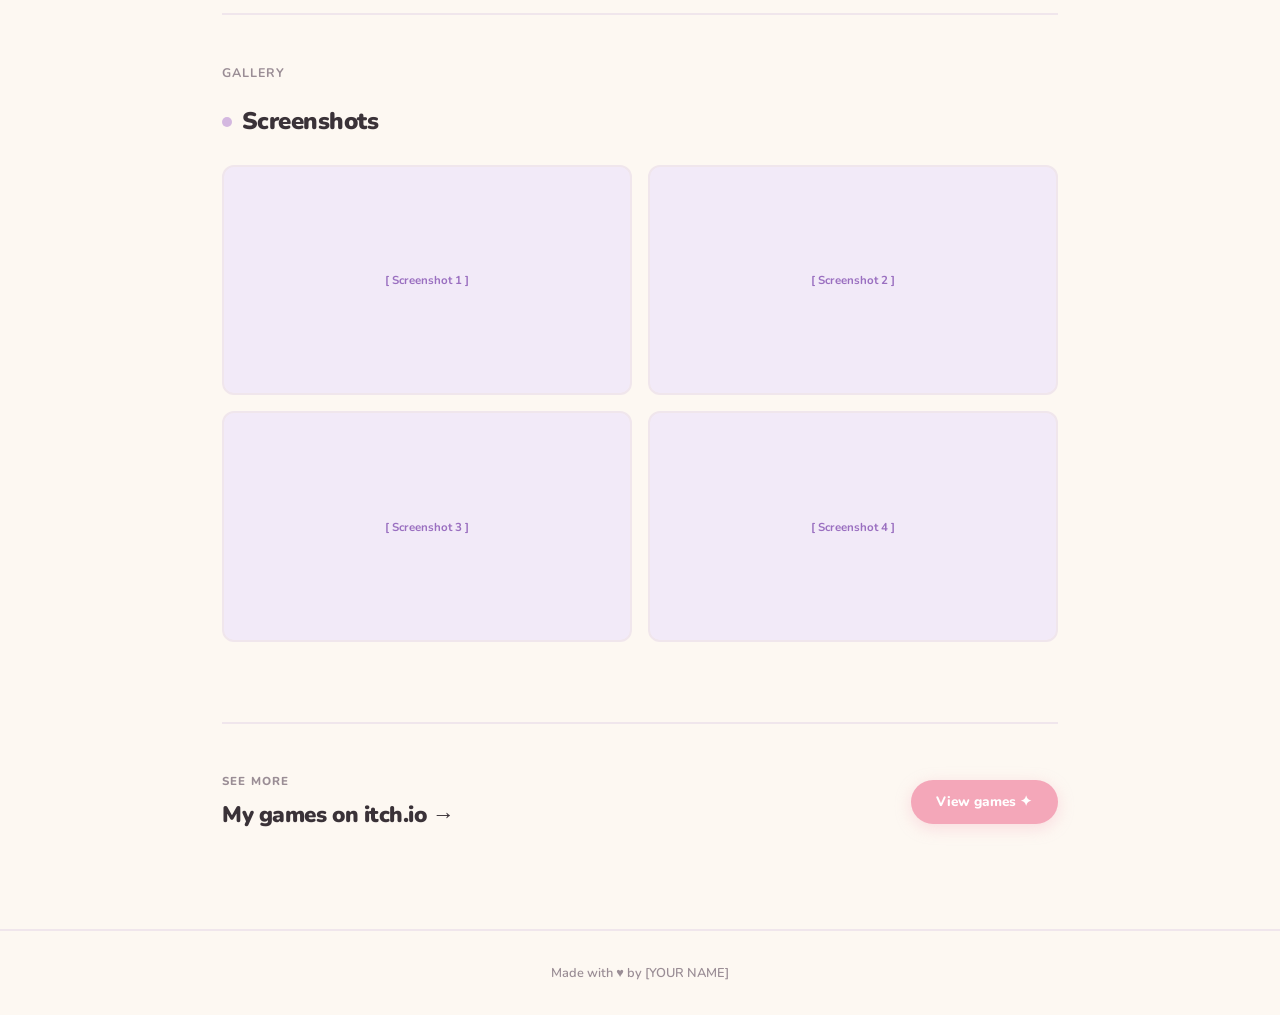
<file: capstone.html>
<!DOCTYPE html>
<html lang="en">
<head>
  <meta charset="UTF-8"/>
  <meta name="viewport" content="width=device-width, initial-scale=1.0"/>
  <title>[Capstone Title] — [YOUR NAME]</title>
  <link rel="stylesheet" href="style.css"/>
  <style>
    .page-wrap {
      position: relative;
      z-index: 1;
      max-width: 900px;
      margin: 0 auto;
      padding: 8rem 2rem 6rem;
    }

    .back-link {
      display: inline-flex;
      align-items: center;
      gap: 0.5rem;
      font-size: 0.82rem;
      font-weight: 800;
      color: var(--muted);
      text-decoration: none;
      margin-bottom: 2.5rem;
      padding: 0.4rem 1rem;
      border-radius: 100px;
      border: 2px solid var(--border);
      background: var(--card);
      transition: border-color 0.2s, color 0.2s;
    }
    .back-link:hover { border-color: var(--lavender); color: var(--text); }

    .project-hero-top {
      display: flex;
      align-items: flex-start;
      justify-content: space-between;
      gap: 2rem;
      margin-bottom: 2rem;
      flex-wrap: wrap;
    }

    .project-title-area h1 {
      font-size: clamp(2rem, 5vw, 3.5rem);
      font-weight: 900;
      letter-spacing: -0.03em;
      line-height: 1.05;
      margin-bottom: 0.5rem;
    }

    .project-title-area h1 em {
      font-style: normal;
      color: var(--lavender);
    }

    .project-meta {
      display: flex;
      flex-direction: column;
      align-items: flex-end;
      gap: 0.5rem;
      flex-shrink: 0;
    }

    .meta-pill {
      font-size: 0.72rem;
      font-weight: 800;
      padding: 0.3rem 0.9rem;
      border-radius: 100px;
      white-space: nowrap;
    }

    .hero-img {
      width: 100%;
      aspect-ratio: 16/7;
      background: var(--lav-light);
      border-radius: var(--radius);
      border: 2px solid var(--border);
      display: flex;
      align-items: center;
      justify-content: center;
      font-size: 0.8rem;
      font-weight: 700;
      color: var(--lavender);
      overflow: hidden;
      margin-bottom: 2rem;
    }
    .hero-img img { width: 100%; height: 100%; object-fit: cover; border-radius: var(--radius); }

    .quick-stats {
      display: grid;
      grid-template-columns: repeat(4, 1fr);
      gap: 1rem;
      margin-bottom: 3rem;
    }

    .qs-box {
      background: var(--card);
      border: 2px solid var(--border);
      border-radius: var(--radius-sm);
      padding: 1rem;
      text-align: center;
    }

    .qs-num {
      font-size: 1.4rem;
      font-weight: 900;
      color: var(--lav-dark);
      display: block;
      line-height: 1;
      margin-bottom: 0.3rem;
    }

    .qs-label {
      font-size: 0.65rem;
      font-weight: 700;
      color: var(--muted);
      text-transform: uppercase;
      letter-spacing: 0.06em;
    }

    .content-section { margin-bottom: 4rem; }

    .content-section h2 {
      font-size: 1.5rem;
      font-weight: 900;
      letter-spacing: -0.02em;
      margin-bottom: 0.5rem;
      display: flex;
      align-items: center;
      gap: 0.6rem;
    }

    .content-section h2 .dot {
      width: 10px; height: 10px;
      border-radius: 50%;
      flex-shrink: 0;
    }

    .content-section .sub {
      font-size: 0.78rem;
      font-weight: 700;
      color: var(--muted);
      text-transform: uppercase;
      letter-spacing: 0.08em;
      margin-bottom: 1.2rem;
    }

    .content-body {
      font-family: var(--font-serif);
      font-size: 1.05rem;
      color: var(--muted);
      line-height: 1.9;
    }
    .content-body p + p { margin-top: 1rem; }

    .highlight-box {
      border-radius: var(--radius-sm);
      padding: 1.2rem 1.5rem;
      margin: 1.5rem 0;
      font-size: 0.95rem;
      font-weight: 600;
      line-height: 1.6;
      font-family: var(--font);
    }

    .section-img {
      width: 100%;
      aspect-ratio: 16/9;
      border-radius: var(--radius-sm);
      border: 2px solid var(--border);
      display: flex;
      align-items: center;
      justify-content: center;
      font-size: 0.75rem;
      font-weight: 700;
      color: var(--muted);
      margin: 1.5rem 0;
      overflow: hidden;
    }
    .section-img img { width: 100%; height: 100%; object-fit: cover; }

    .divider {
      border: none;
      border-top: 2px solid var(--border);
      margin: 3rem 0;
    }

    /* awards */
    .awards-grid {
      display: grid;
      grid-template-columns: repeat(3, 1fr);
      gap: 1rem;
      margin-top: 1.5rem;
    }

    .award-card {
      background: var(--card);
      border: 2px solid var(--border);
      border-radius: var(--radius-sm);
      padding: 1.3rem;
      text-align: center;
      transition: border-color 0.2s;
    }
    .award-card:hover { border-color: var(--lavender); }

    .award-icon { font-size: 1.8rem; display: block; margin-bottom: 0.6rem; }

    .award-title {
      font-size: 0.9rem;
      font-weight: 900;
      margin-bottom: 0.25rem;
    }

    .award-body {
      font-size: 0.75rem;
      color: var(--muted);
      font-weight: 600;
    }

    /* screenshots grid */
    .screenshots-grid {
      display: grid;
      grid-template-columns: 1fr 1fr;
      gap: 1rem;
      margin-top: 1.5rem;
    }

    .screenshot-slot {
      aspect-ratio: 16/9;
      background: var(--lav-light);
      border-radius: var(--radius-sm);
      border: 2px solid var(--border);
      display: flex;
      align-items: center;
      justify-content: center;
      font-size: 0.72rem;
      font-weight: 700;
      color: var(--lav-dark);
      overflow: hidden;
    }
    .screenshot-slot img { width: 100%; height: 100%; object-fit: cover; }

    .next-project {
      margin-top: 5rem;
      padding-top: 3rem;
      border-top: 2px solid var(--border);
      display: flex;
      align-items: center;
      justify-content: space-between;
      flex-wrap: wrap;
      gap: 1rem;
    }

    .next-label {
      font-size: 0.72rem;
      font-weight: 800;
      text-transform: uppercase;
      letter-spacing: 0.1em;
      color: var(--muted);
      display: block;
      margin-bottom: 0.4rem;
    }

    .next-title {
      font-size: 1.4rem;
      font-weight: 900;
      letter-spacing: -0.02em;
      color: var(--text);
      text-decoration: none;
    }
    .next-title:hover { color: var(--pink-dark); }

    @media (max-width: 680px) {
      .quick-stats { grid-template-columns: repeat(2, 1fr); }
      .awards-grid { grid-template-columns: 1fr 1fr; }
      .screenshots-grid { grid-template-columns: 1fr; }
      .project-meta { align-items: flex-start; }
      .project-hero-top { flex-direction: column; }
    }
  </style>
</head>
<body>
  <div class="blob blob-1" style="background: var(--lavender);"></div>
  <div class="blob blob-2" style="background: var(--mint);"></div>
  <div class="blob blob-3" style="background: var(--pink);"></div>

  <nav>
    <a class="nav-logo" href="index.html"><span class="nav-dot"></span>[YOUR NAME]</a>
    <ul class="nav-links">
      <li><a href="index.html#work">Work</a></li>
      <li><a href="internship.html">Internship</a></li>
      <li><a href="capstone.html" class="active">Capstone</a></li>
      <li><a href="games.html">Games</a></li>
      <li><a href="index.html#contact">Contact</a></li>
    </ul>
  </nav>

  <div class="page-wrap">
    <a href="index.html" class="back-link">← Back to home</a>

    <!-- HERO -->
    <div class="reveal">
      <div class="project-hero-top">
        <div class="project-title-area">
          <span class="section-pill pill-lav" style="margin-bottom: 1rem;">🏆 SAGE Game of the Year</span>
          <h1>[Capstone<br/><em>Game Title]</em></h1>
          <p style="color: var(--muted); font-family: var(--font-serif); font-size: 1rem; margin-top: 0.5rem;">
            Unity · [Your University] · Team of 40+
          </p>
        </div>
        <div class="project-meta">
          <span class="meta-pill badge-school">🎓 Capstone Project</span>
          <span class="meta-pill" style="background: var(--mint-light); color: var(--mint-dark);">Unity / C#</span>
          <!-- Add a link if the game has an itch/steam page -->
          <!-- <a href="YOUR-GAME-LINK" target="_blank" class="btn btn-outline" style="font-size: 0.78rem; padding: 0.5rem 1.2rem; margin-top: 0.5rem;">Play the game ↗</a> -->
        </div>
      </div>

      <div class="hero-img">[ Add a header screenshot of your capstone game here ]</div>

      <div class="quick-stats">
        <div class="qs-box">
          <span class="qs-num">40+</span>
          <span class="qs-label">Team Size</span>
        </div>
        <div class="qs-box">
          <span class="qs-num">70+</span>
          <span class="qs-label">Usability Issues Found</span>
        </div>
        <div class="qs-box">
          <span class="qs-num">80+</span>
          <span class="qs-label">Bugs Identified</span>
        </div>
        <div class="qs-box">
          <span class="qs-num">3</span>
          <span class="qs-label">Awards Won</span>
        </div>
      </div>
    </div>

    <hr class="divider"/>

    <!-- AWARDS -->
    <div class="content-section reveal">
      <p class="sub">Recognition</p>
      <h2><span class="dot" style="background: var(--yellow);"></span>Awards</h2>
      <div class="awards-grid">
        <div class="award-card">
          <span class="award-icon">🥇</span>
          <div class="award-title">SAGE: Game of the Year</div>
          <div class="award-body">Student Game of the Year</div>
        </div>
        <div class="award-card">
          <span class="award-icon">🏆</span>
          <div class="award-title">SAGE: 1st in Design</div>
          <div class="award-body">Best Design Award</div>
        </div>
        <div class="award-card">
          <span class="award-icon">🎮</span>
          <div class="award-title">CGC: 1st in Interactive</div>
          <div class="award-body">+ 2nd in Cinematic</div>
        </div>
      </div>
    </div>

    <hr class="divider"/>

    <!-- OVERVIEW -->
    <div class="content-section reveal">
      <p class="sub">Overview</p>
      <h2><span class="dot" style="background: var(--lav-dark);"></span>About the project</h2>
      <div class="content-body">
        <p>
          [Describe the game in 2-3 sentences. What genre is it? What's the core concept?
          What made it stand out enough to win Game of the Year?]
        </p>
        <p>
          I worked on a team of 40+ people over [duration], taking on both a programming role
          and an active part in the playtesting and quality process throughout development.
        </p>
      </div>
    </div>

    <hr class="divider"/>

    <!-- PROGRAMMING -->
    <div class="content-section reveal">
      <p class="sub">Programming</p>
      <h2><span class="dot" style="background: var(--mint-dark);"></span>What I built</h2>
      <div class="section-img" style="background: var(--mint-light); color: var(--mint-dark);">
        [ Add screenshot showing enemy vision cones or gameplay systems here ]
      </div>
      <div class="content-body">
        <p>
          I programmed several gameplay systems focused on improving player comprehension and game feel.
          This included enemy vision cones — a visual indicator system showing players
          exactly what enemies can see, helping them make informed stealth decisions.
        </p>
        <p>
          I also implemented dynamic animation splines, which [describe what this does and
          why it improves the game — e.g. smoother character movement, better cinematic feel, etc.].
        </p>
        <p>
          [Add any other systems you built here — even brief descriptions are great.]
        </p>
      </div>
      <div class="highlight-box" style="background: var(--mint-light); color: #2a6a58;">
        💡 [Add your best technical achievement from the capstone here — the thing you're most proud of building.]
      </div>
    </div>

    <hr class="divider"/>

    <!-- PLAYTESTING -->
    <div class="content-section reveal">
      <p class="sub">Quality &amp; Playtesting</p>
      <h2><span class="dot" style="background: var(--pink);"></span>Running the playtest process</h2>
      <div class="content-body">
        <p>
          I designed and conducted weekly playtests throughout development, creating structured
          test sessions and systematically documenting what I found.
          Over the course of the project I identified 70+ usability issues and 80+ bugs —
          working with the full team to track and address them.
        </p>
        <p>
          Many of the issues involved player comprehension — places where the game wasn't
          communicating clearly enough what the player was supposed to do, or why something
          wasn't working. Bridging that gap between what the developers intended and
          what players actually experienced was some of the most valuable work on the project.
        </p>
      </div>
      <div class="highlight-box" style="background: var(--pink-light); color: #8a3a52;">
        💡 Running a structured playtest process on a 40+ person team meant the whole project stayed grounded in how real players actually experienced the game — not just how we imagined they would.
      </div>
    </div>

    <hr class="divider"/>

    <!-- SCREENSHOTS -->
    <div class="content-section reveal">
      <p class="sub">Gallery</p>
      <h2><span class="dot" style="background: var(--lavender);"></span>Screenshots</h2>
      <div class="screenshots-grid">
        <div class="screenshot-slot">[ Screenshot 1 ]</div>
        <div class="screenshot-slot">[ Screenshot 2 ]</div>
        <div class="screenshot-slot">[ Screenshot 3 ]</div>
        <div class="screenshot-slot">[ Screenshot 4 ]</div>
      </div>
    </div>

    <!-- NEXT -->
    <div class="next-project reveal">
      <div>
        <span class="next-label">See more</span>
        <a href="games.html" class="next-title">My games on itch.io →</a>
      </div>
      <a href="games.html" class="btn btn-pink">View games ✦</a>
    </div>
  </div>

  <footer>Made with ♥ by [YOUR NAME]</footer>

  <script>
    const observer = new IntersectionObserver((entries) => {
      entries.forEach((e, i) => {
        if (e.isIntersecting) {
          setTimeout(() => e.target.classList.add('visible'), i * 80);
          observer.unobserve(e.target);
        }
      });
    }, { threshold: 0.08 });
    document.querySelectorAll('.reveal').forEach(el => observer.observe(el));
  </script>
</body>
</html>
</file>
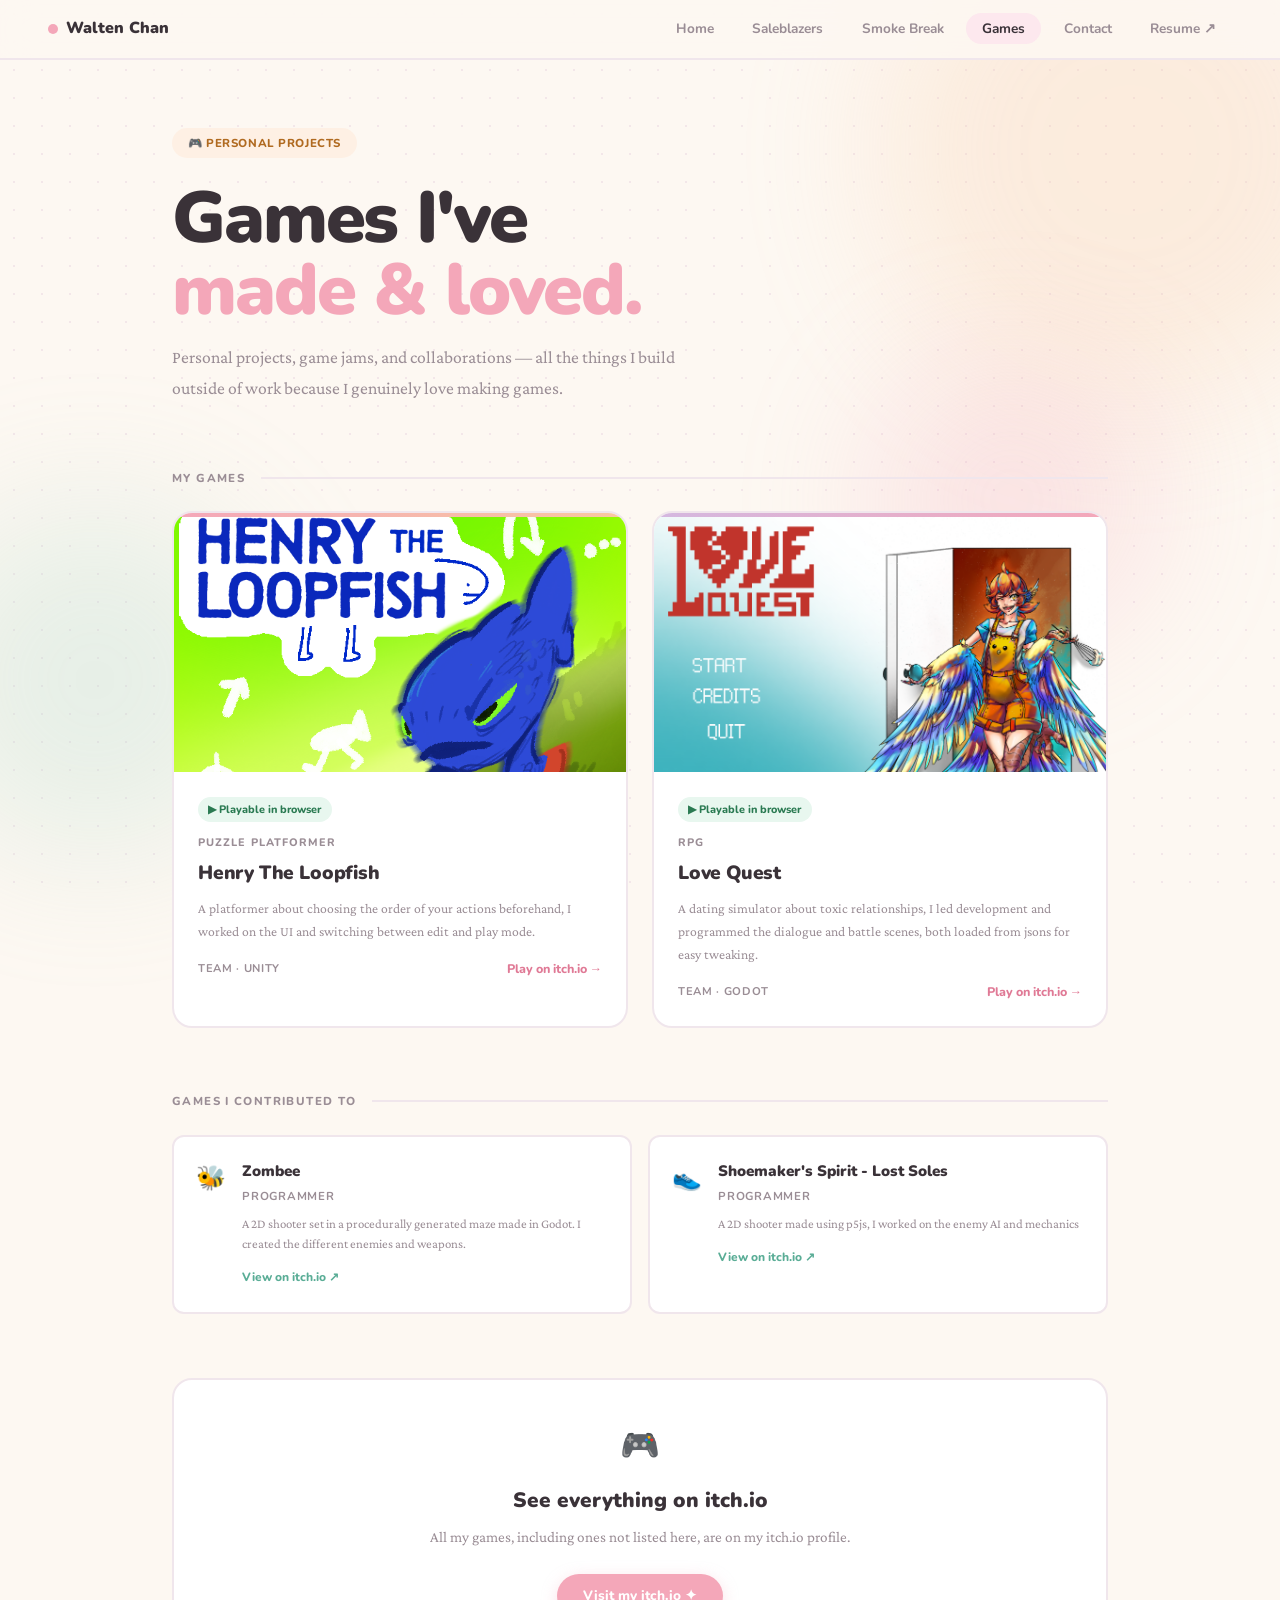
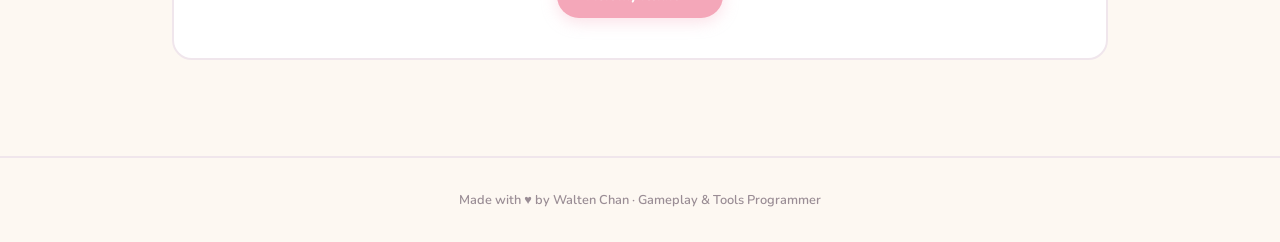
<file: games.html>
<!DOCTYPE html>
<html lang="en">
<head>
  <meta charset="UTF-8"/>
  <meta name="viewport" content="width=device-width, initial-scale=1.0"/>
  <title>Games — ^NAME$</title>
  <link rel="stylesheet" href="style.css"/>
  <style>
    .page-wrap {
      position: relative;
      z-index: 1;
      max-width: 1000px;
      margin: 0 auto;
      padding: 8rem 2rem 6rem;
    }

    .page-header { margin-bottom: 4rem; }

    .page-title {
      font-size: clamp(2.5rem, 6vw, 4.5rem);
      font-weight: 900;
      letter-spacing: -0.03em;
      line-height: 1;
      margin-bottom: 1rem;
    }

    .page-title em { font-style: normal; color: var(--pink); }

    .page-desc {
      font-family: var(--font-serif);
      font-size: 1.1rem;
      color: var(--muted);
      max-width: 520px;
      line-height: 1.8;
    }

    /* ── FEATURED GAMES ── */
    .games-section { margin-bottom: 4rem; }

    .games-section-title {
      font-size: 0.72rem;
      font-weight: 800;
      text-transform: uppercase;
      letter-spacing: 0.12em;
      color: var(--muted);
      margin-bottom: 1.5rem;
      display: flex;
      align-items: center;
      gap: 1rem;
    }
    .games-section-title::after {
      content: '';
      flex: 1;
      height: 2px;
      background: var(--border);
    }

    .games-grid {
      display: grid;
      grid-template-columns: repeat(2, 1fr);
      gap: 1.5rem;
    }

    .game-card {
      background: var(--card);
      border-radius: var(--radius);
      border: 2px solid var(--border);
      overflow: hidden;
      text-decoration: none;
      color: inherit;
      display: block;
      transition: transform 0.2s, box-shadow 0.2s, border-color 0.2s;
    }
    .game-card:hover {
      transform: translateY(-5px);
      box-shadow: 0 16px 40px rgba(0,0,0,0.08);
      border-color: var(--pink);
    }

    .game-img {
      width: 100%;
      aspect-ratio: 16/9;
      display: flex;
      align-items: center;
      justify-content: center;
      font-size: 0.75rem;
      font-weight: 700;
      overflow: hidden;
    }
    .game-img img { width: 100%; height: 100%; object-fit: cover; }

    .game-body { padding: 1.5rem; }

    .game-genre {
      font-size: 0.68rem;
      font-weight: 800;
      text-transform: uppercase;
      letter-spacing: 0.1em;
      color: var(--muted);
      margin-bottom: 0.4rem;
    }

    .game-title {
      font-size: 1.2rem;
      font-weight: 900;
      letter-spacing: -0.01em;
      margin-bottom: 0.5rem;
    }

    .game-desc {
      font-size: 0.85rem;
      color: var(--muted);
      line-height: 1.7;
      font-family: var(--font-serif);
      margin-bottom: 1rem;
    }

    .game-footer {
      display: flex;
      align-items: center;
      justify-content: space-between;
    }

    .game-role {
      font-size: 0.7rem;
      font-weight: 700;
      color: var(--muted);
      text-transform: uppercase;
      letter-spacing: 0.06em;
    }

    .game-link {
      font-size: 0.78rem;
      font-weight: 800;
      color: var(--pink-dark);
      display: flex;
      align-items: center;
      gap: 0.3rem;
      transition: gap 0.15s;
    }
    .game-card:hover .game-link { gap: 0.6rem; }

    /* play badge */
    .play-badge {
      display: inline-flex;
      align-items: center;
      gap: 0.3rem;
      background: #e8f7ef;
      color: #2a7a52;
      font-size: 0.68rem;
      font-weight: 800;
      padding: 0.22rem 0.65rem;
      border-radius: 100px;
      margin-bottom: 0.8rem;
    }

    /* contributed section */
    .contrib-grid {
      display: grid;
      grid-template-columns: repeat(2, 1fr);
      gap: 1rem;
    }

    .contrib-card {
      background: var(--card);
      border: 2px solid var(--border);
      border-radius: var(--radius-sm);
      padding: 1.4rem;
      text-decoration: none;
      color: inherit;
      transition: border-color 0.2s, transform 0.2s;
      display: flex;
      gap: 1rem;
      align-items: flex-start;
    }
    .contrib-card:hover { border-color: var(--mint); transform: translateY(-2px); }

    .contrib-icon {
      font-size: 1.5rem;
      flex-shrink: 0;
    }

    .contrib-title {
      font-size: 0.95rem;
      font-weight: 900;
      margin-bottom: 0.25rem;
    }

    .contrib-meta {
      font-size: 0.72rem;
      font-weight: 700;
      color: var(--muted);
      margin-bottom: 0.5rem;
      text-transform: uppercase;
      letter-spacing: 0.06em;
    }

    .contrib-link {
      font-size: 0.75rem;
      font-weight: 800;
      color: var(--mint-dark);
    }

    /* itch CTA */
    .itch-cta {
      background: var(--card);
      border: 2px solid var(--border);
      border-radius: var(--radius);
      padding: 2.5rem;
      text-align: center;
      margin-top: 3rem;
    }

    .itch-cta-emoji { font-size: 2rem; display: block; margin-bottom: 0.8rem; }

    .itch-cta h3 {
      font-size: 1.3rem;
      font-weight: 900;
      margin-bottom: 0.5rem;
    }

    .itch-cta p {
      font-family: var(--font-serif);
      font-size: 0.95rem;
      color: var(--muted);
      margin-bottom: 1.5rem;
    }

    @media (max-width: 680px) {
      .games-grid, .contrib-grid { grid-template-columns: 1fr; }
    }
  </style>
</head>
<body>
  <div class="blob blob-1" style="background: var(--peach);"></div>
  <div class="blob blob-2" style="background: var(--mint);"></div>
  <div class="blob blob-3" style="background: var(--pink);"></div>

  <script src="nav.js"></script>

  <div class="page-wrap">

    <div class="page-header reveal">
      <span class="section-pill pill-peach">🎮 Personal projects</span>
      <h1 class="page-title">Games I've<br/><em>made &amp; loved.</em></h1>
      <p class="page-desc">
        Personal projects, game jams, and collaborations — all the things I build
        outside of work because I genuinely love making games.
      </p>
    </div>

    <!-- MY GAMES -->
    <div class="games-section">
      <p class="games-section-title">My games</p>
      <div class="games-grid">

        <a href="https://luvam.itch.io/henry-the-loopfish" target="_blank" class="game-card reveal">
          <div class="card-top-bar" style="background: linear-gradient(90deg, var(--pink), var(--peach));"></div>
          <div class="game-img" style="background: var(--pink-light); color: var(--pink);">
            <img src="assets/Henry-The-Loopfish-icon.png" alt="Henry The Loopfish Icon">
          </div>
          <div class="game-body">
            <span class="play-badge">▶ Playable in browser</span>
            <div class="game-genre">Puzzle Platformer</div>
            <div class="game-title">Henry The Loopfish</div>
            <p class="game-desc">
              A platformer about choosing the order of your actions beforehand, I worked on the UI and switching between edit and play mode.
            </p>
            <div class="game-footer">
              <span class="game-role">Team · Unity</span>
              <span class="game-link">Play on itch.io →</span>
            </div>
          </div>
        </a>

        <a href="https://the64threalm.itch.io/love-quest" target="_blank" class="game-card reveal">
          <div class="card-top-bar" style="background: linear-gradient(90deg, var(--lavender), var(--pink));"></div>
          <div class="game-img" style="background: var(--lav-light); color: var(--lav-dark);">
            <img src="assets/Love-Quest-Icon.png" alt="Love Quest Menu Screen">
          </div>
          <div class="game-body">
            <span class="play-badge">▶ Playable in browser</span>
            <div class="game-genre">RPG</div>
            <div class="game-title">Love Quest</div>
            <p class="game-desc">
              A dating simulator about toxic relationships, I led development and programmed the dialogue and battle scenes, both loaded from jsons for easy tweaking.
            </p>
            <div class="game-footer">
              <span class="game-role">Team · Godot</span>
              <span class="game-link">Play on itch.io →</span>
            </div>
          </div>
        </a>

      </div>
    </div>

    <!-- CONTRIBUTED TO -->
    <div class="games-section">
      <p class="games-section-title">Games I contributed to</p>
      <div class="contrib-grid">

        <a href="https://pkflunr.itch.io/zombee" target="_blank" class="contrib-card reveal">
          <div class="contrib-icon">🐝</div>
          <div>
            <div class="contrib-title">Zombee</div>
            <div class="contrib-meta">Programmer</div>
            <p style="font-size: 0.8rem; color: var(--muted); font-family: var(--font-serif); line-height: 1.6; margin-bottom: 0.6rem;">
              A 2D shooter set in a procedurally generated maze made in Godot. I created the different enemies and weapons.
            </p>
            <span class="contrib-link">View on itch.io ↗</span>
          </div>
        </a>

        <a href="https://project-riko.itch.io/lostsoles2" target="_blank" class="contrib-card reveal">
          <div class="contrib-icon">👟</div>
          <div>
            <div class="contrib-title">Shoemaker's Spirit - Lost Soles</div>
            <div class="contrib-meta">Programmer </div>
            <p style="font-size: 0.8rem; color: var(--muted); font-family: var(--font-serif); line-height: 1.6; margin-bottom: 0.6rem;">
              A 2D shooter made using p5js, I worked on the enemy AI and mechanics
            </p>
            <span class="contrib-link">View on itch.io ↗</span>
          </div>
        </a>

      </div>
    </div>

    <!-- ITCH CTA -->
    <div class="itch-cta reveal">
      <span class="itch-cta-emoji">🎮</span>
      <h3>See everything on itch.io</h3>
      <p>All my games, including ones not listed here, are on my itch.io profile.</p>
      <a href="https://the64threalm.itch.io/" target="_blank" class="btn btn-pink">Visit my itch.io ✦</a>
    </div>

  </div>

  <footer></footer>

  <script>
    const observer = new IntersectionObserver((entries) => {
      entries.forEach((e, i) => {
        if (e.isIntersecting) {
          setTimeout(() => e.target.classList.add('visible'), i * 80);
          observer.unobserve(e.target);
        }
      });
    }, { threshold: 0.08 });
    document.querySelectorAll('.reveal').forEach(el => observer.observe(el));
  </script>
</body>
</html>
</file>
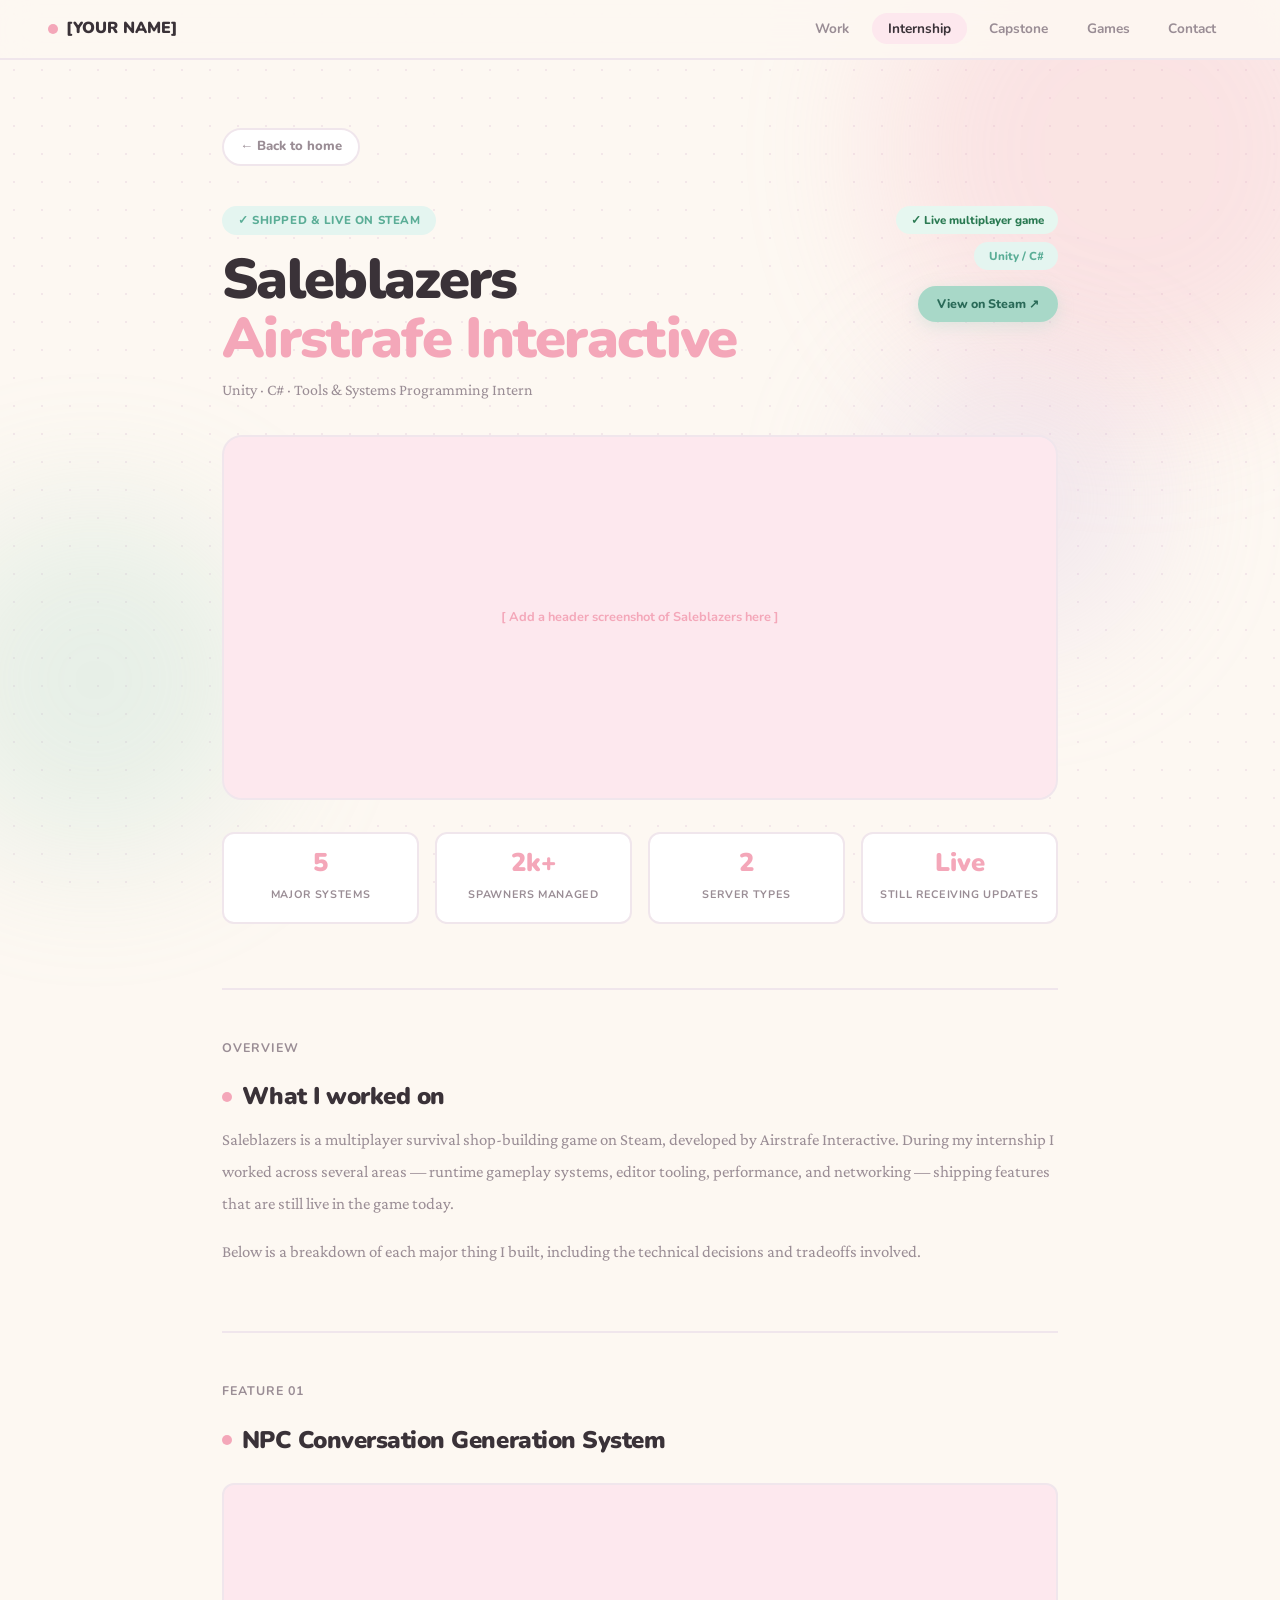
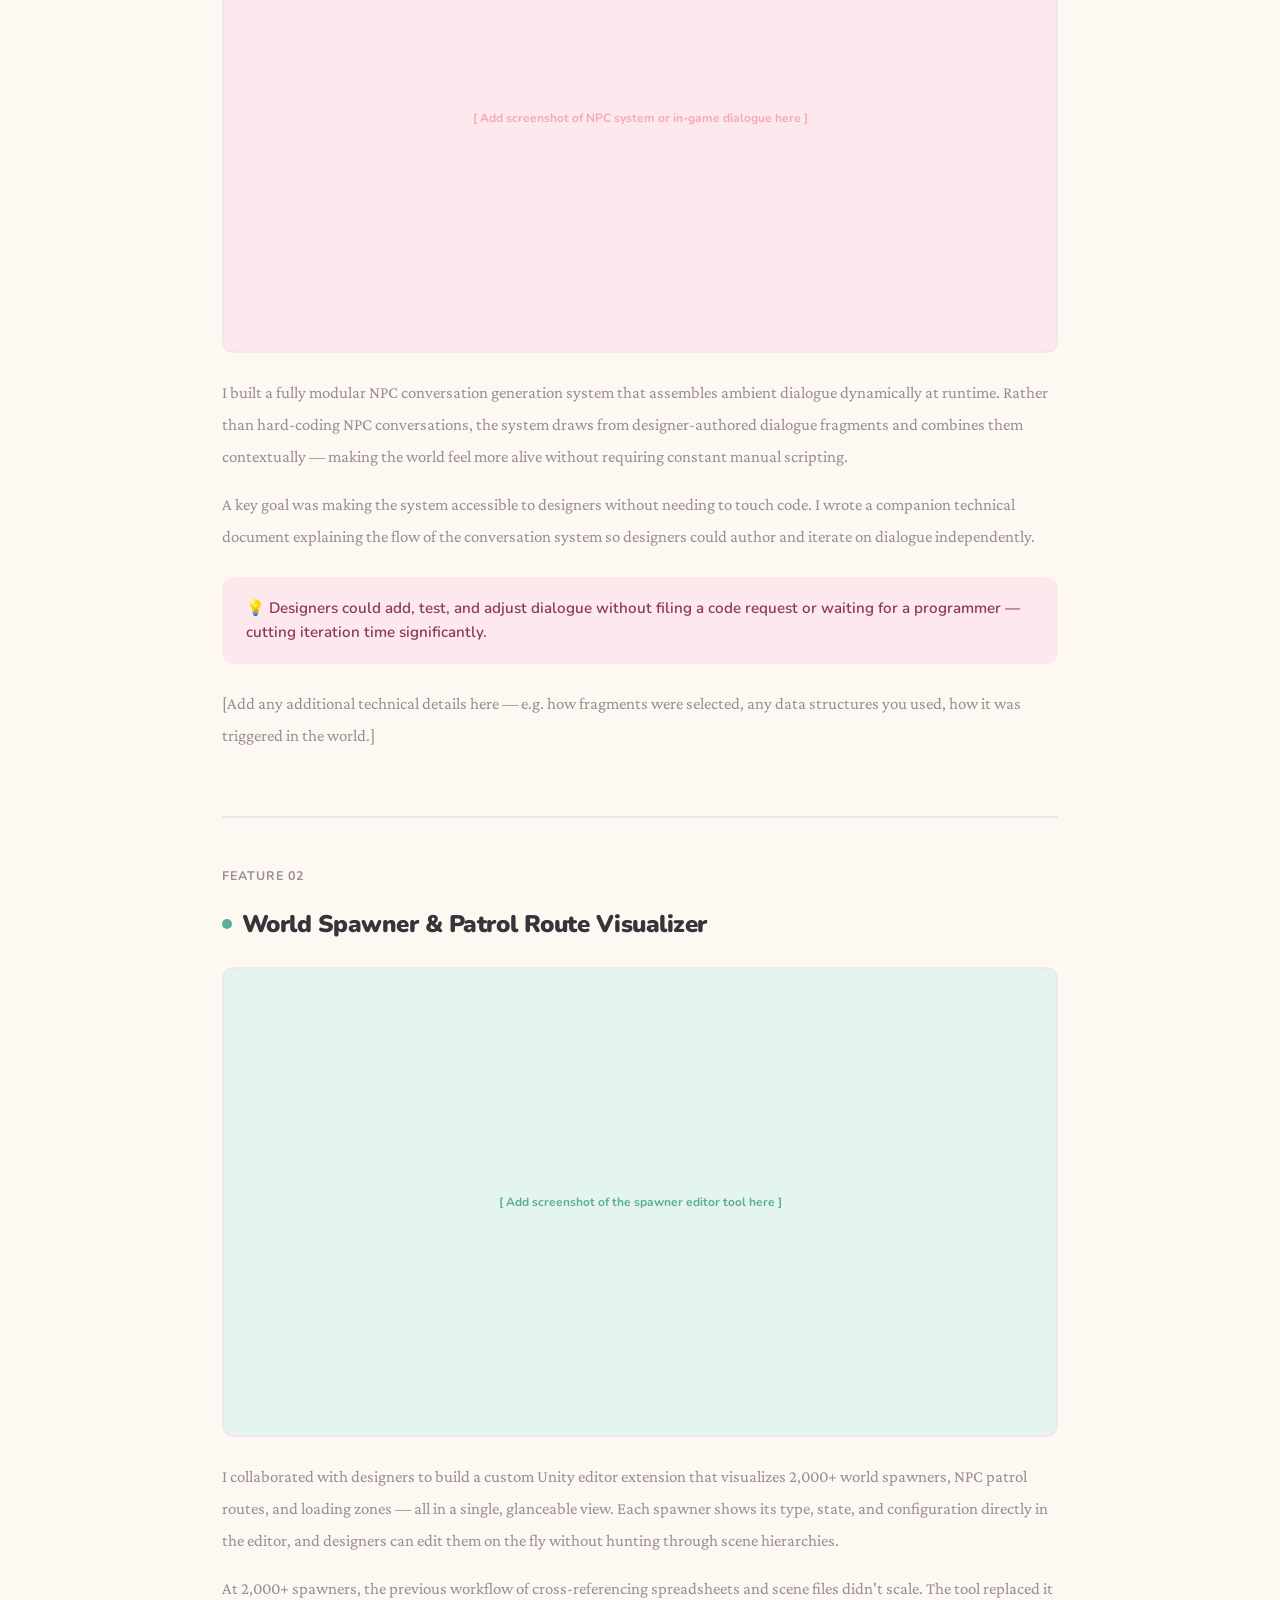
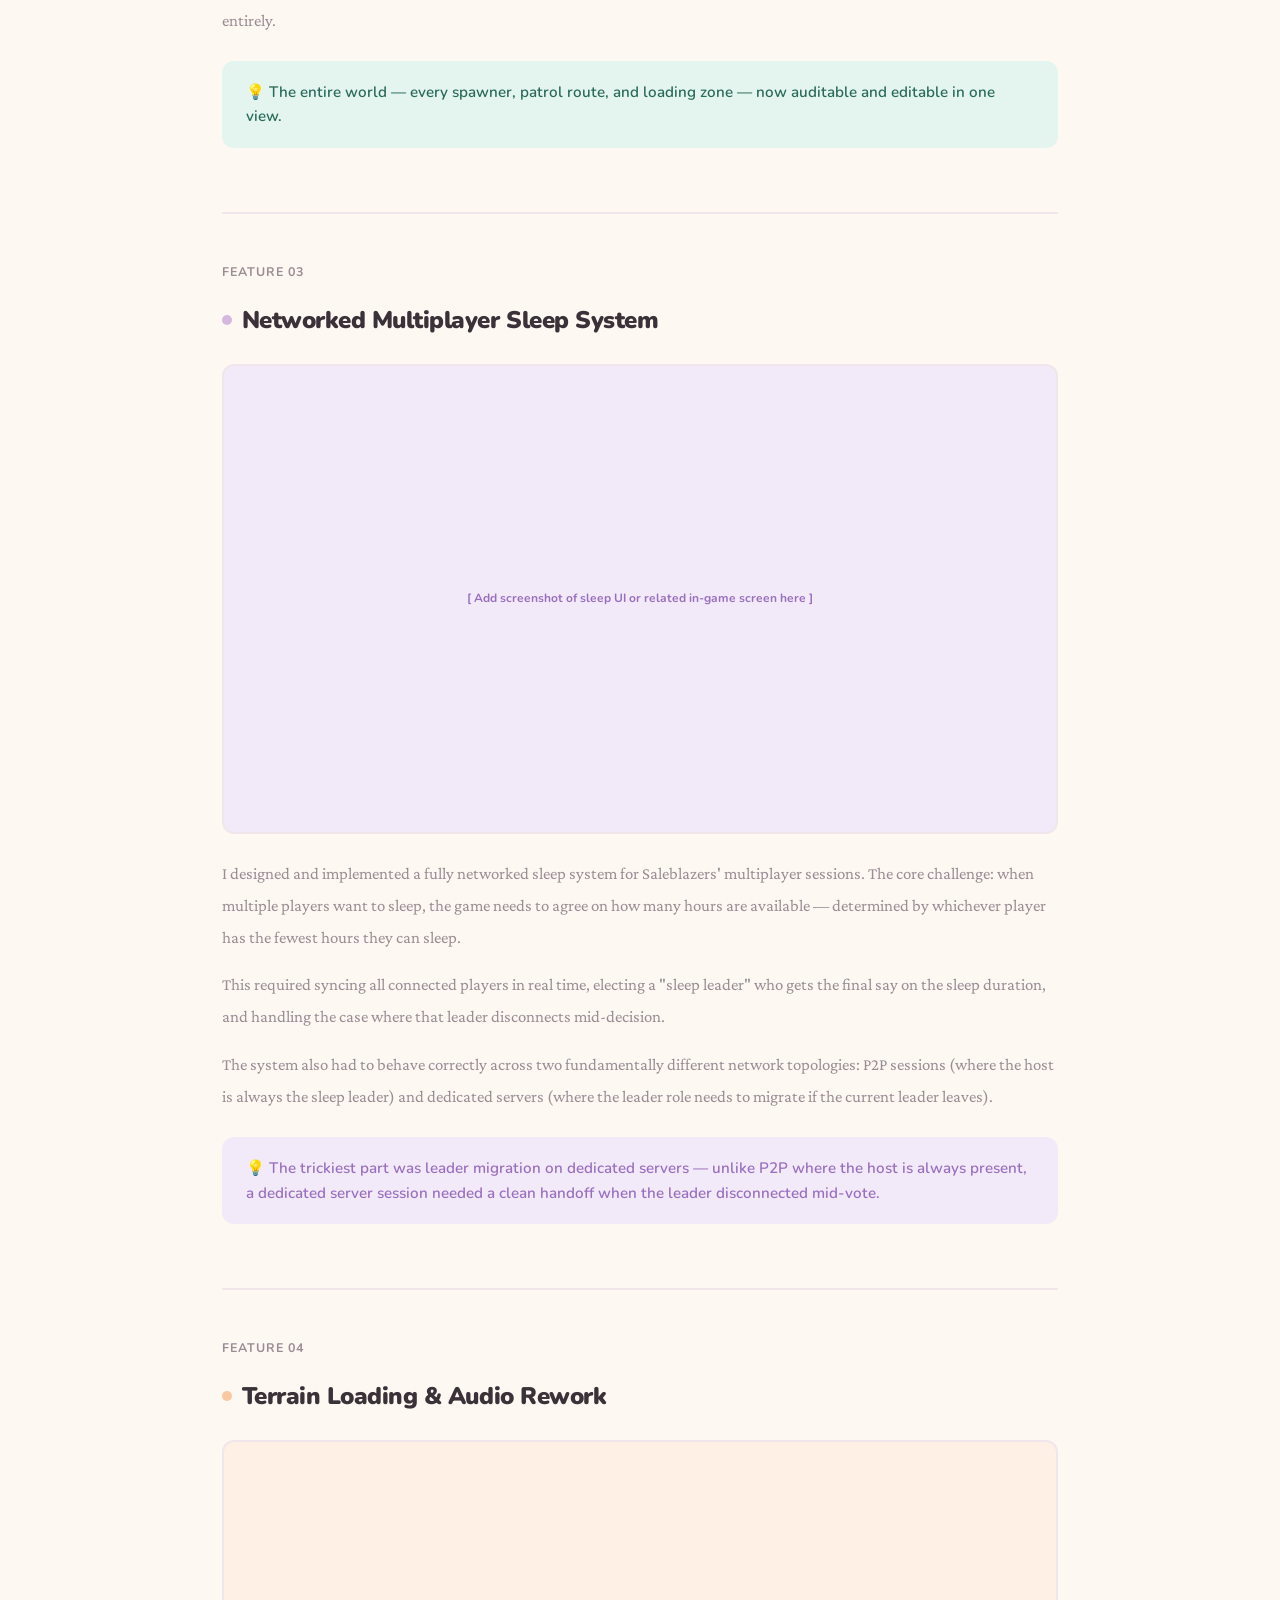
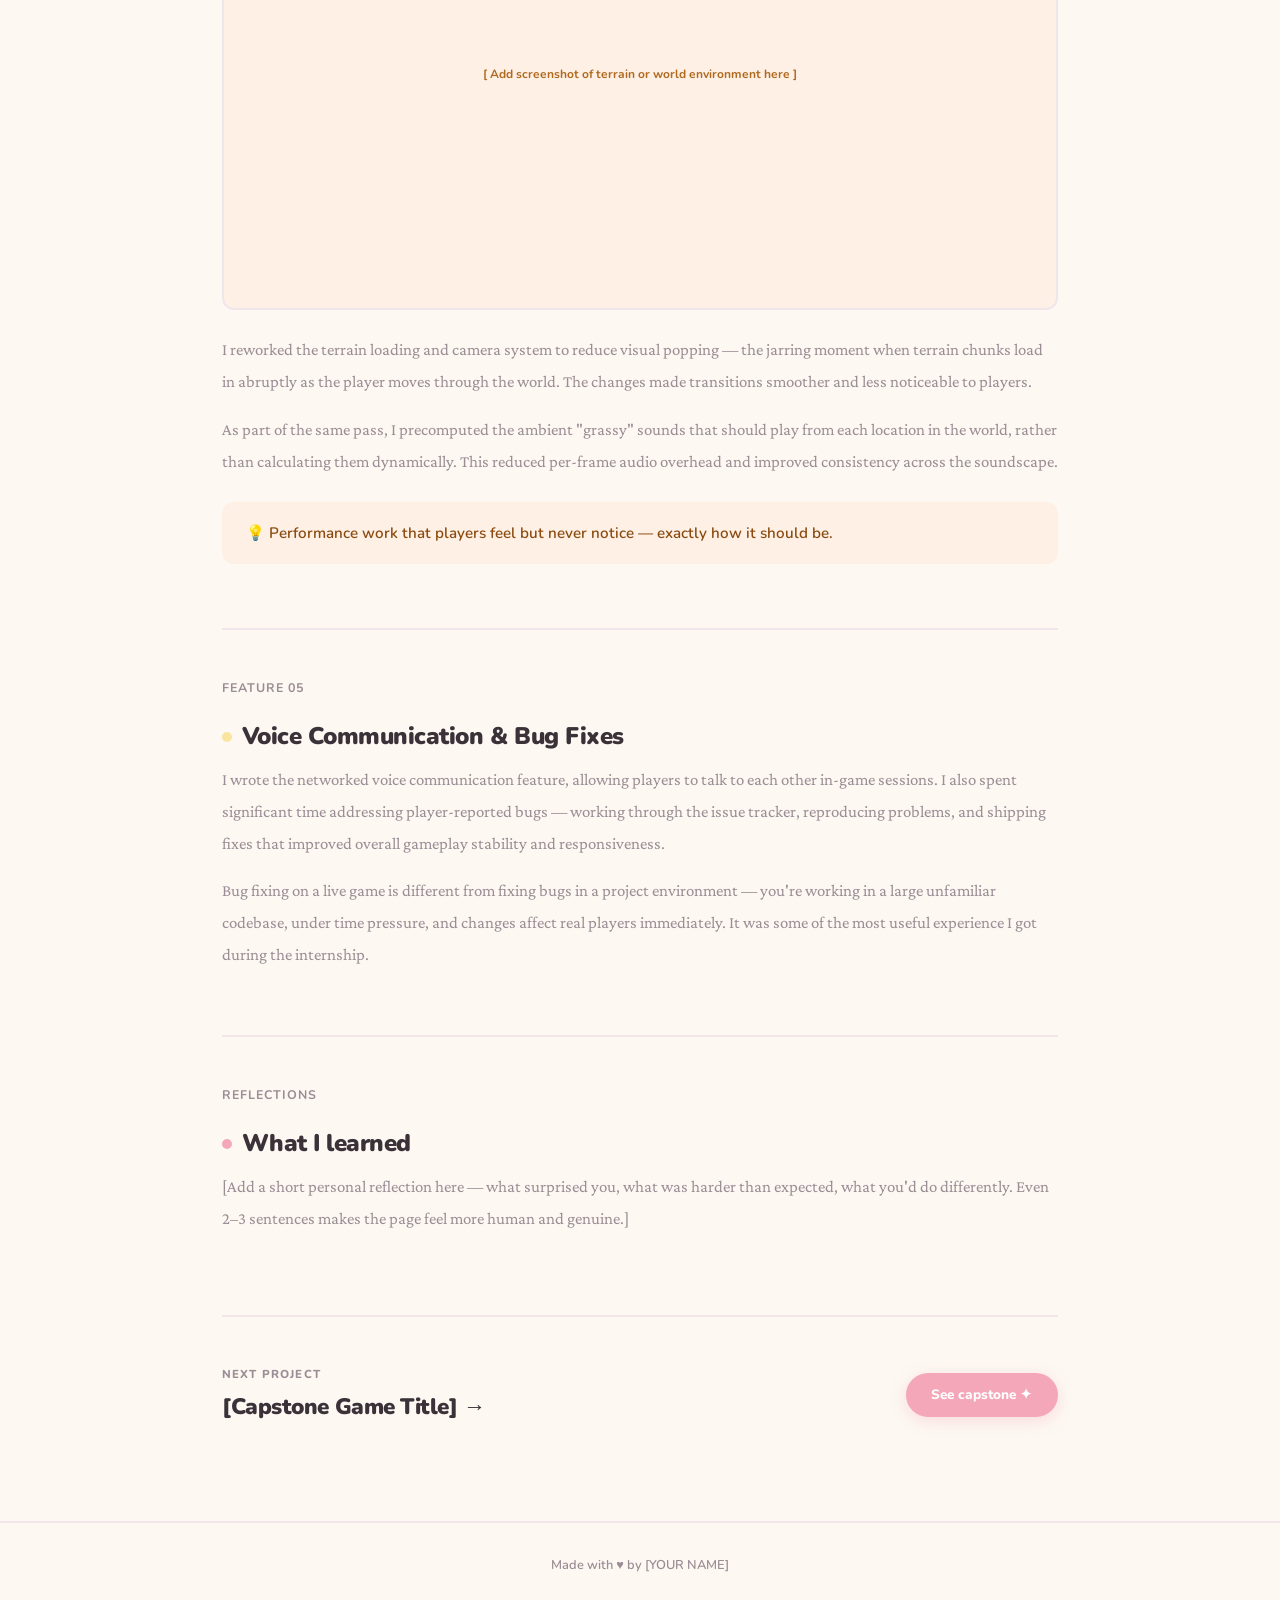
<file: internship.html>
<!DOCTYPE html>
<html lang="en">
<head>
  <meta charset="UTF-8"/>
  <meta name="viewport" content="width=device-width, initial-scale=1.0"/>
  <title>Saleblazers Internship — [YOUR NAME]</title>
  <link rel="stylesheet" href="style.css"/>
  <style>
    .page-wrap {
      position: relative;
      z-index: 1;
      max-width: 900px;
      margin: 0 auto;
      padding: 8rem 2rem 6rem;
    }

    .back-link {
      display: inline-flex;
      align-items: center;
      gap: 0.5rem;
      font-size: 0.82rem;
      font-weight: 800;
      color: var(--muted);
      text-decoration: none;
      margin-bottom: 2.5rem;
      padding: 0.4rem 1rem;
      border-radius: 100px;
      border: 2px solid var(--border);
      background: var(--card);
      transition: border-color 0.2s, color 0.2s;
    }
    .back-link:hover { border-color: var(--pink); color: var(--text); }

    /* ── HERO HEADER ── */
    .project-hero {
      margin-bottom: 4rem;
    }

    .project-hero-top {
      display: flex;
      align-items: flex-start;
      justify-content: space-between;
      gap: 2rem;
      margin-bottom: 2rem;
      flex-wrap: wrap;
    }

    .project-title-area h1 {
      font-size: clamp(2rem, 5vw, 3.5rem);
      font-weight: 900;
      letter-spacing: -0.03em;
      line-height: 1.05;
      margin-bottom: 0.5rem;
    }

    .project-title-area h1 em {
      font-style: normal;
      color: var(--pink);
    }

    .project-meta {
      display: flex;
      flex-direction: column;
      align-items: flex-end;
      gap: 0.5rem;
      flex-shrink: 0;
    }

    .meta-pill {
      font-size: 0.72rem;
      font-weight: 800;
      padding: 0.3rem 0.9rem;
      border-radius: 100px;
      white-space: nowrap;
    }

    .hero-img {
      width: 100%;
      aspect-ratio: 16/7;
      background: var(--pink-light);
      border-radius: var(--radius);
      border: 2px solid var(--border);
      display: flex;
      align-items: center;
      justify-content: center;
      font-size: 0.8rem;
      font-weight: 700;
      color: var(--pink);
      overflow: hidden;
      margin-bottom: 2rem;
    }
    .hero-img img { width: 100%; height: 100%; object-fit: cover; border-radius: var(--radius); }

    /* quick-stats row */
    .quick-stats {
      display: grid;
      grid-template-columns: repeat(4, 1fr);
      gap: 1rem;
      margin-bottom: 3rem;
    }

    .qs-box {
      background: var(--card);
      border: 2px solid var(--border);
      border-radius: var(--radius-sm);
      padding: 1rem;
      text-align: center;
    }

    .qs-num {
      font-size: 1.6rem;
      font-weight: 900;
      color: var(--pink);
      display: block;
      line-height: 1;
      margin-bottom: 0.3rem;
    }

    .qs-label {
      font-size: 0.68rem;
      font-weight: 700;
      color: var(--muted);
      text-transform: uppercase;
      letter-spacing: 0.06em;
    }

    /* ── CONTENT ── */
    .content-section {
      margin-bottom: 4rem;
    }

    .content-section h2 {
      font-size: 1.5rem;
      font-weight: 900;
      letter-spacing: -0.02em;
      margin-bottom: 0.5rem;
      display: flex;
      align-items: center;
      gap: 0.6rem;
    }

    .content-section h2 .dot {
      width: 10px; height: 10px;
      border-radius: 50%;
      flex-shrink: 0;
    }

    .content-section .sub {
      font-size: 0.78rem;
      font-weight: 700;
      color: var(--muted);
      text-transform: uppercase;
      letter-spacing: 0.08em;
      margin-bottom: 1.2rem;
    }

    .content-body {
      font-family: var(--font-serif);
      font-size: 1.05rem;
      color: var(--muted);
      line-height: 1.9;
    }
    .content-body p + p { margin-top: 1rem; }

    .highlight-box {
      border-radius: var(--radius-sm);
      padding: 1.2rem 1.5rem;
      margin: 1.5rem 0;
      font-size: 0.95rem;
      font-weight: 600;
      line-height: 1.6;
      font-family: var(--font);
    }

    .section-img {
      width: 100%;
      aspect-ratio: 16/9;
      border-radius: var(--radius-sm);
      border: 2px solid var(--border);
      display: flex;
      align-items: center;
      justify-content: center;
      font-size: 0.75rem;
      font-weight: 700;
      color: var(--muted);
      margin: 1.5rem 0;
      overflow: hidden;
    }
    .section-img img { width: 100%; height: 100%; object-fit: cover; }

    .divider {
      border: none;
      border-top: 2px solid var(--border);
      margin: 3rem 0;
    }

    /* ── FEATURE LIST ── */
    .feature-grid {
      display: grid;
      grid-template-columns: 1fr 1fr;
      gap: 1rem;
      margin-top: 1.5rem;
    }

    .feature-card {
      background: var(--card);
      border: 2px solid var(--border);
      border-radius: var(--radius-sm);
      padding: 1.4rem;
      transition: border-color 0.2s;
    }
    .feature-card:hover { border-color: var(--pink); }

    .feature-icon {
      font-size: 1.4rem;
      margin-bottom: 0.6rem;
      display: block;
    }

    .feature-title {
      font-size: 0.95rem;
      font-weight: 900;
      margin-bottom: 0.4rem;
    }

    .feature-desc {
      font-size: 0.82rem;
      color: var(--muted);
      line-height: 1.65;
      font-family: var(--font-serif);
    }

    /* ── NEXT PROJECT ── */
    .next-project {
      margin-top: 5rem;
      padding-top: 3rem;
      border-top: 2px solid var(--border);
      display: flex;
      align-items: center;
      justify-content: space-between;
      flex-wrap: wrap;
      gap: 1rem;
    }

    .next-label {
      font-size: 0.72rem;
      font-weight: 800;
      text-transform: uppercase;
      letter-spacing: 0.1em;
      color: var(--muted);
      display: block;
      margin-bottom: 0.4rem;
    }

    .next-title {
      font-size: 1.4rem;
      font-weight: 900;
      letter-spacing: -0.02em;
      color: var(--text);
      text-decoration: none;
    }
    .next-title:hover { color: var(--pink-dark); }

    @media (max-width: 680px) {
      .quick-stats { grid-template-columns: repeat(2, 1fr); }
      .feature-grid { grid-template-columns: 1fr; }
      .project-meta { align-items: flex-start; }
      .project-hero-top { flex-direction: column; }
    }
  </style>
</head>
<body>
  <div class="blob blob-1"></div>
  <div class="blob blob-2"></div>
  <div class="blob blob-3"></div>

  <nav>
    <a class="nav-logo" href="index.html"><span class="nav-dot"></span>[YOUR NAME]</a>
    <ul class="nav-links">
      <li><a href="index.html#work">Work</a></li>
      <li><a href="internship.html" class="active">Internship</a></li>
      <li><a href="capstone.html">Capstone</a></li>
      <li><a href="games.html">Games</a></li>
      <li><a href="index.html#contact">Contact</a></li>
    </ul>
  </nav>

  <div class="page-wrap">
    <a href="index.html" class="back-link">← Back to home</a>

    <!-- HERO -->
    <div class="project-hero reveal">
      <div class="project-hero-top">
        <div class="project-title-area">
          <span class="section-pill pill-mint" style="margin-bottom: 1rem;">✓ Shipped &amp; Live on Steam</span>
          <h1>Saleblazers<br/><em>Airstrafe Interactive</em></h1>
          <p style="color: var(--muted); font-family: var(--font-serif); font-size: 1rem; margin-top: 0.5rem;">
            Unity · C# · Tools &amp; Systems Programming Intern
          </p>
        </div>
        <div class="project-meta">
          <span class="meta-pill badge-shipped">✓ Live multiplayer game</span>
          <span class="meta-pill" style="background: var(--mint-light); color: var(--mint-dark);">Unity / C#</span>
          <a href="https://store.steampowered.com/app/1555860/Saleblazers/" target="_blank" class="btn btn-mint" style="font-size: 0.78rem; padding: 0.5rem 1.2rem; margin-top: 0.5rem;">View on Steam ↗</a>
        </div>
      </div>

      <div class="hero-img">[ Add a header screenshot of Saleblazers here ]</div>

      <div class="quick-stats">
        <div class="qs-box">
          <span class="qs-num">5</span>
          <span class="qs-label">Major Systems</span>
        </div>
        <div class="qs-box">
          <span class="qs-num">2k+</span>
          <span class="qs-label">Spawners Managed</span>
        </div>
        <div class="qs-box">
          <span class="qs-num">2</span>
          <span class="qs-label">Server Types</span>
        </div>
        <div class="qs-box">
          <span class="qs-num">Live</span>
          <span class="qs-label">Still Receiving Updates</span>
        </div>
      </div>
    </div>

    <hr class="divider"/>

    <!-- OVERVIEW -->
    <div class="content-section reveal">
      <p class="sub">Overview</p>
      <h2><span class="dot" style="background: var(--pink);"></span>What I worked on</h2>
      <div class="content-body">
        <p>
          Saleblazers is a multiplayer survival shop-building game on Steam, developed by Airstrafe Interactive.
          During my internship I worked across several areas — runtime gameplay systems, editor tooling,
          performance, and networking — shipping features that are still live in the game today.
        </p>
        <p>
          Below is a breakdown of each major thing I built, including the technical decisions and tradeoffs involved.
        </p>
      </div>
    </div>

    <hr class="divider"/>

    <!-- FEATURE 1: NPC CONVERSATION -->
    <div class="content-section reveal">
      <p class="sub">Feature 01</p>
      <h2><span class="dot" style="background: var(--pink);"></span>NPC Conversation Generation System</h2>
      <div class="section-img" style="background: var(--pink-light); color: var(--pink);">[ Add screenshot of NPC system or in-game dialogue here ]</div>
      <div class="content-body">
        <p>
          I built a fully modular NPC conversation generation system that assembles ambient dialogue dynamically at runtime.
          Rather than hard-coding NPC conversations, the system draws from designer-authored dialogue fragments
          and combines them contextually — making the world feel more alive without requiring constant manual scripting.
        </p>
        <p>
          A key goal was making the system accessible to designers without needing to touch code.
          I wrote a companion technical document explaining the flow of the conversation system
          so designers could author and iterate on dialogue independently.
        </p>
      </div>
      <div class="highlight-box" style="background: var(--pink-light); color: #8a3a52;">
        💡 Designers could add, test, and adjust dialogue without filing a code request or waiting for a programmer — cutting iteration time significantly.
      </div>
      <div class="content-body">
        <p>[Add any additional technical details here — e.g. how fragments were selected, any data structures you used, how it was triggered in the world.]</p>
      </div>
    </div>

    <hr class="divider"/>

    <!-- FEATURE 2: SPAWNER TOOL -->
    <div class="content-section reveal">
      <p class="sub">Feature 02</p>
      <h2><span class="dot" style="background: var(--mint-dark);"></span>World Spawner &amp; Patrol Route Visualizer</h2>
      <div class="section-img" style="background: var(--mint-light); color: var(--mint-dark);">[ Add screenshot of the spawner editor tool here ]</div>
      <div class="content-body">
        <p>
          I collaborated with designers to build a custom Unity editor extension that visualizes
          2,000+ world spawners, NPC patrol routes, and loading zones — all in a single, glanceable view.
          Each spawner shows its type, state, and configuration directly in the editor,
          and designers can edit them on the fly without hunting through scene hierarchies.
        </p>
        <p>
          At 2,000+ spawners, the previous workflow of cross-referencing spreadsheets and scene files
          didn't scale. The tool replaced it entirely.
        </p>
      </div>
      <div class="highlight-box" style="background: var(--mint-light); color: #2a6a58;">
        💡 The entire world — every spawner, patrol route, and loading zone — now auditable and editable in one view.
      </div>
    </div>

    <hr class="divider"/>

    <!-- FEATURE 3: NETWORKED SLEEP -->
    <div class="content-section reveal">
      <p class="sub">Feature 03</p>
      <h2><span class="dot" style="background: var(--lavender);"></span>Networked Multiplayer Sleep System</h2>
      <div class="section-img" style="background: var(--lav-light); color: var(--lav-dark);">[ Add screenshot of sleep UI or related in-game screen here ]</div>
      <div class="content-body">
        <p>
          I designed and implemented a fully networked sleep system for Saleblazers' multiplayer sessions.
          The core challenge: when multiple players want to sleep, the game needs to agree on how many hours
          are available — determined by whichever player has the fewest hours they can sleep.
        </p>
        <p>
          This required syncing all connected players in real time, electing a "sleep leader" who gets
          the final say on the sleep duration, and handling the case where that leader disconnects mid-decision.
        </p>
        <p>
          The system also had to behave correctly across two fundamentally different network topologies:
          P2P sessions (where the host is always the sleep leader) and dedicated servers
          (where the leader role needs to migrate if the current leader leaves).
        </p>
      </div>
      <div class="highlight-box" style="background: var(--lav-light); color: var(--lav-dark);">
        💡 The trickiest part was leader migration on dedicated servers — unlike P2P where the host is always present, a dedicated server session needed a clean handoff when the leader disconnected mid-vote.
      </div>
    </div>

    <hr class="divider"/>

    <!-- FEATURE 4: TERRAIN + AUDIO -->
    <div class="content-section reveal">
      <p class="sub">Feature 04</p>
      <h2><span class="dot" style="background: var(--peach);"></span>Terrain Loading &amp; Audio Rework</h2>
      <div class="section-img" style="background: var(--peach-light); color: #b06a20;">[ Add screenshot of terrain or world environment here ]</div>
      <div class="content-body">
        <p>
          I reworked the terrain loading and camera system to reduce visual popping — the jarring moment
          when terrain chunks load in abruptly as the player moves through the world.
          The changes made transitions smoother and less noticeable to players.
        </p>
        <p>
          As part of the same pass, I precomputed the ambient "grassy" sounds that should play
          from each location in the world, rather than calculating them dynamically.
          This reduced per-frame audio overhead and improved consistency across the soundscape.
        </p>
      </div>
      <div class="highlight-box" style="background: var(--peach-light); color: #8a4a10;">
        💡 Performance work that players feel but never notice — exactly how it should be.
      </div>
    </div>

    <hr class="divider"/>

    <!-- FEATURE 5: BUGS + VOICE -->
    <div class="content-section reveal">
      <p class="sub">Feature 05</p>
      <h2><span class="dot" style="background: var(--yellow);"></span>Voice Communication &amp; Bug Fixes</h2>
      <div class="content-body">
        <p>
          I wrote the networked voice communication feature, allowing players to talk to each other
          in-game sessions. I also spent significant time addressing player-reported bugs —
          working through the issue tracker, reproducing problems, and shipping fixes that improved
          overall gameplay stability and responsiveness.
        </p>
        <p>
          Bug fixing on a live game is different from fixing bugs in a project environment —
          you're working in a large unfamiliar codebase, under time pressure,
          and changes affect real players immediately. It was some of the most useful
          experience I got during the internship.
        </p>
      </div>
    </div>

    <hr class="divider"/>

    <!-- REFLECTIONS -->
    <div class="content-section reveal">
      <p class="sub">Reflections</p>
      <h2><span class="dot" style="background: var(--pink);"></span>What I learned</h2>
      <div class="content-body">
        <p>
          [Add a short personal reflection here — what surprised you, what was harder than expected,
          what you'd do differently. Even 2–3 sentences makes the page feel more human and genuine.]
        </p>
      </div>
    </div>

    <!-- NEXT PROJECT -->
    <div class="next-project reveal">
      <div>
        <span class="next-label">Next project</span>
        <a href="capstone.html" class="next-title">[Capstone Game Title] →</a>
      </div>
      <a href="capstone.html" class="btn btn-pink">See capstone ✦</a>
    </div>
  </div>

  <footer>Made with ♥ by [YOUR NAME]</footer>

  <script>
    const observer = new IntersectionObserver((entries) => {
      entries.forEach((e, i) => {
        if (e.isIntersecting) {
          setTimeout(() => e.target.classList.add('visible'), i * 80);
          observer.unobserve(e.target);
        }
      });
    }, { threshold: 0.08 });
    document.querySelectorAll('.reveal').forEach(el => observer.observe(el));
  </script>
</body>
</html>
</file>
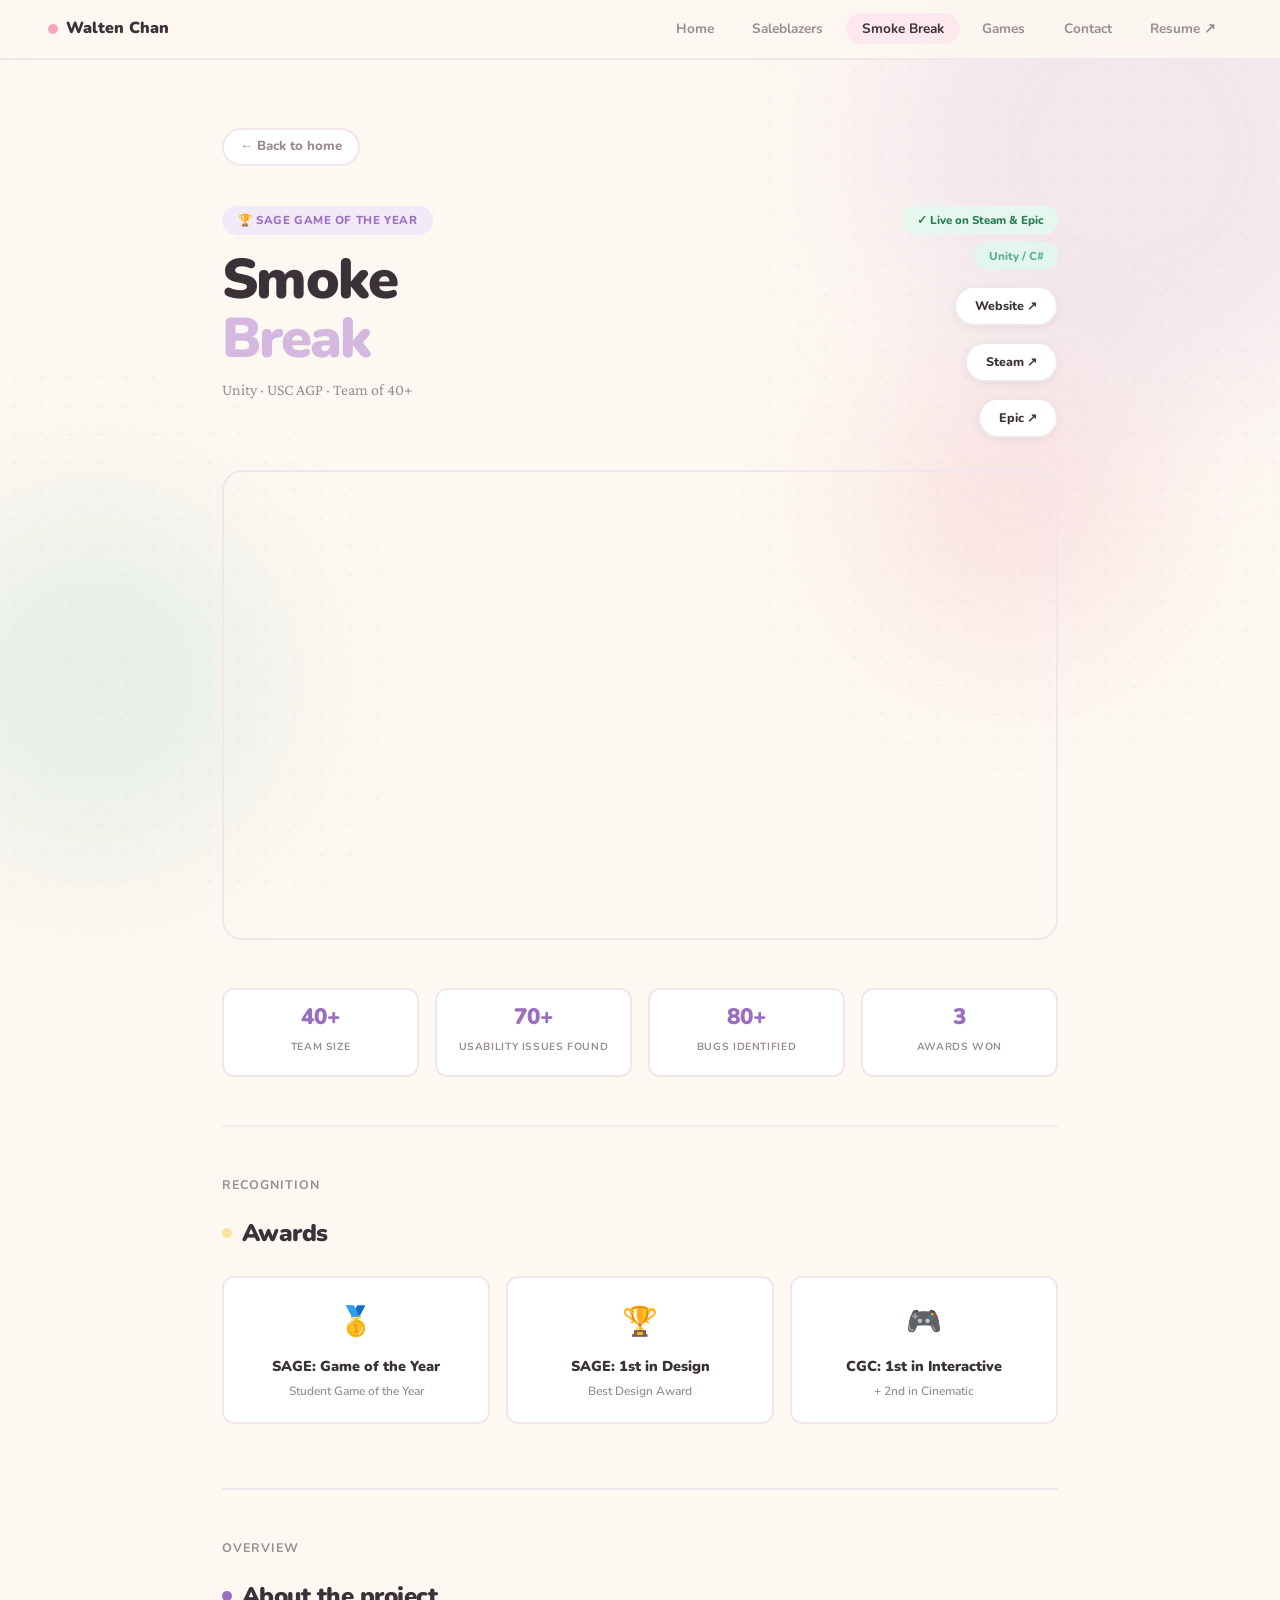
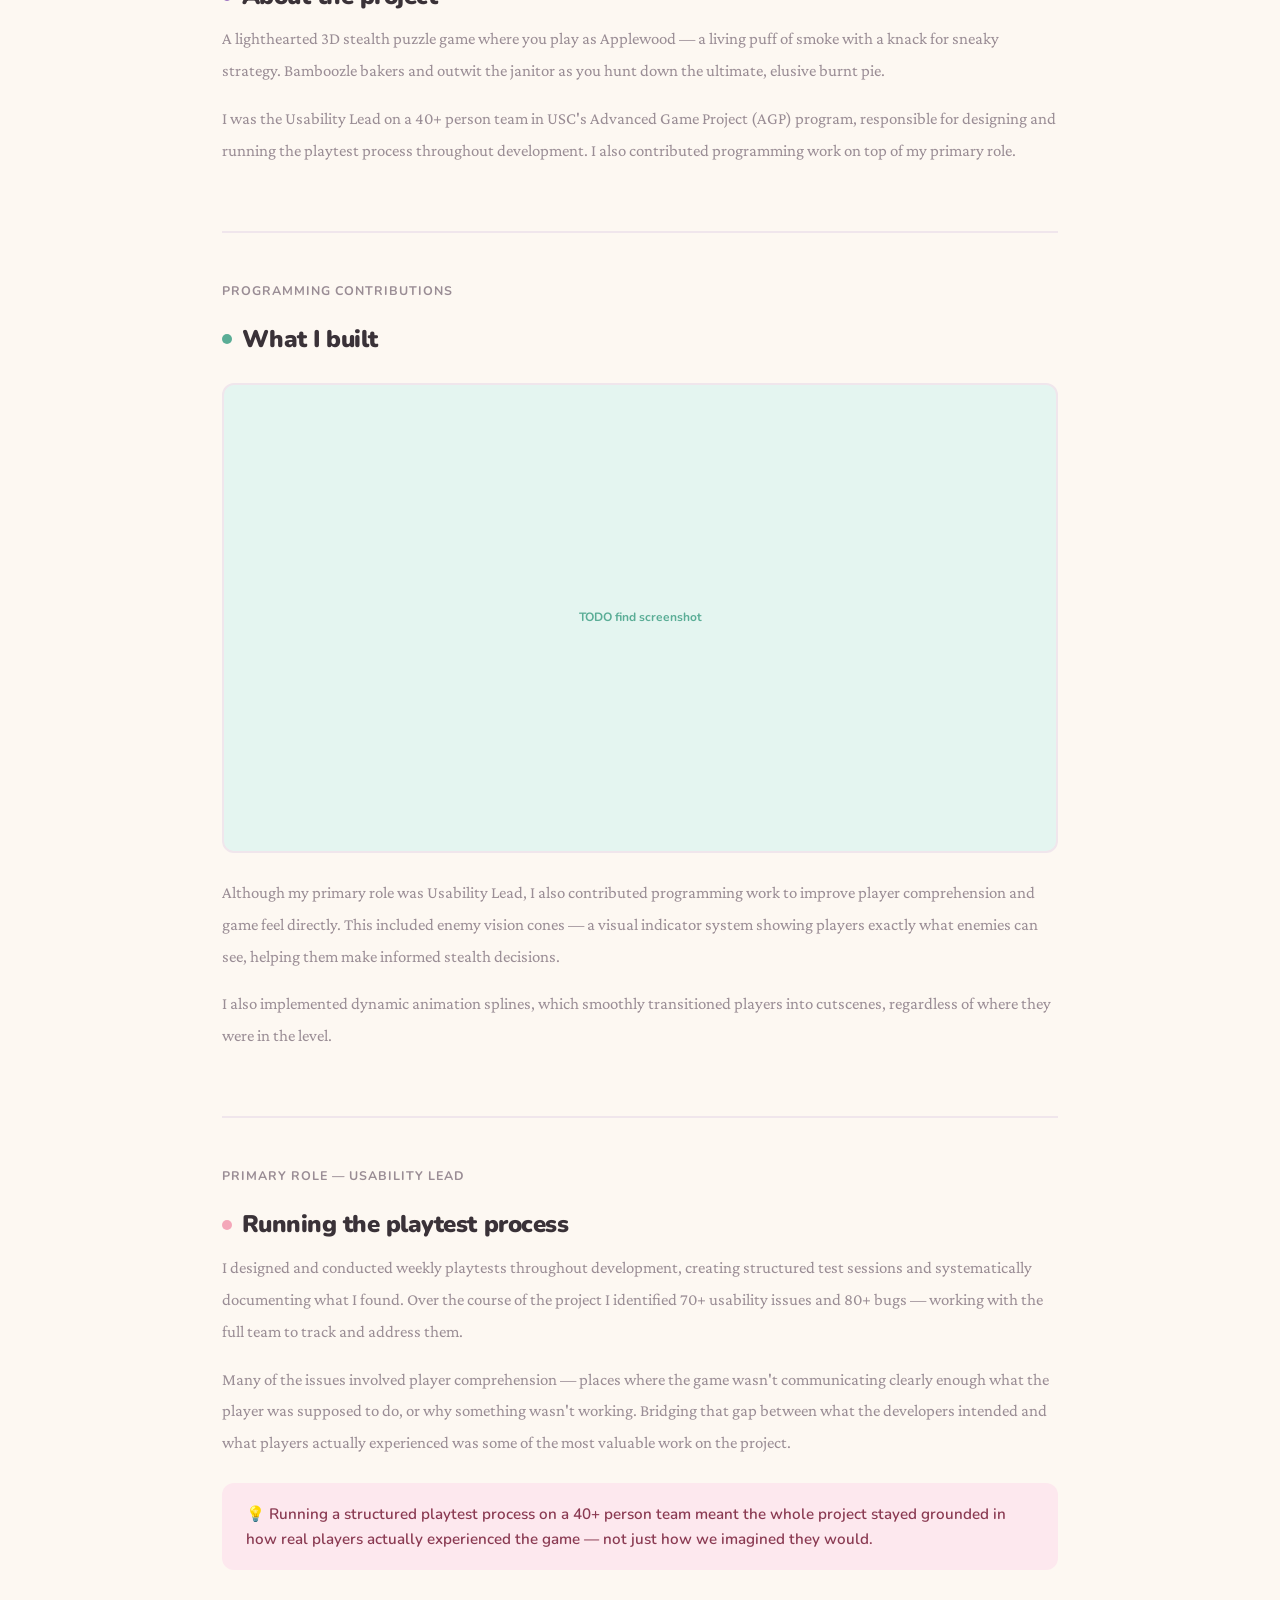
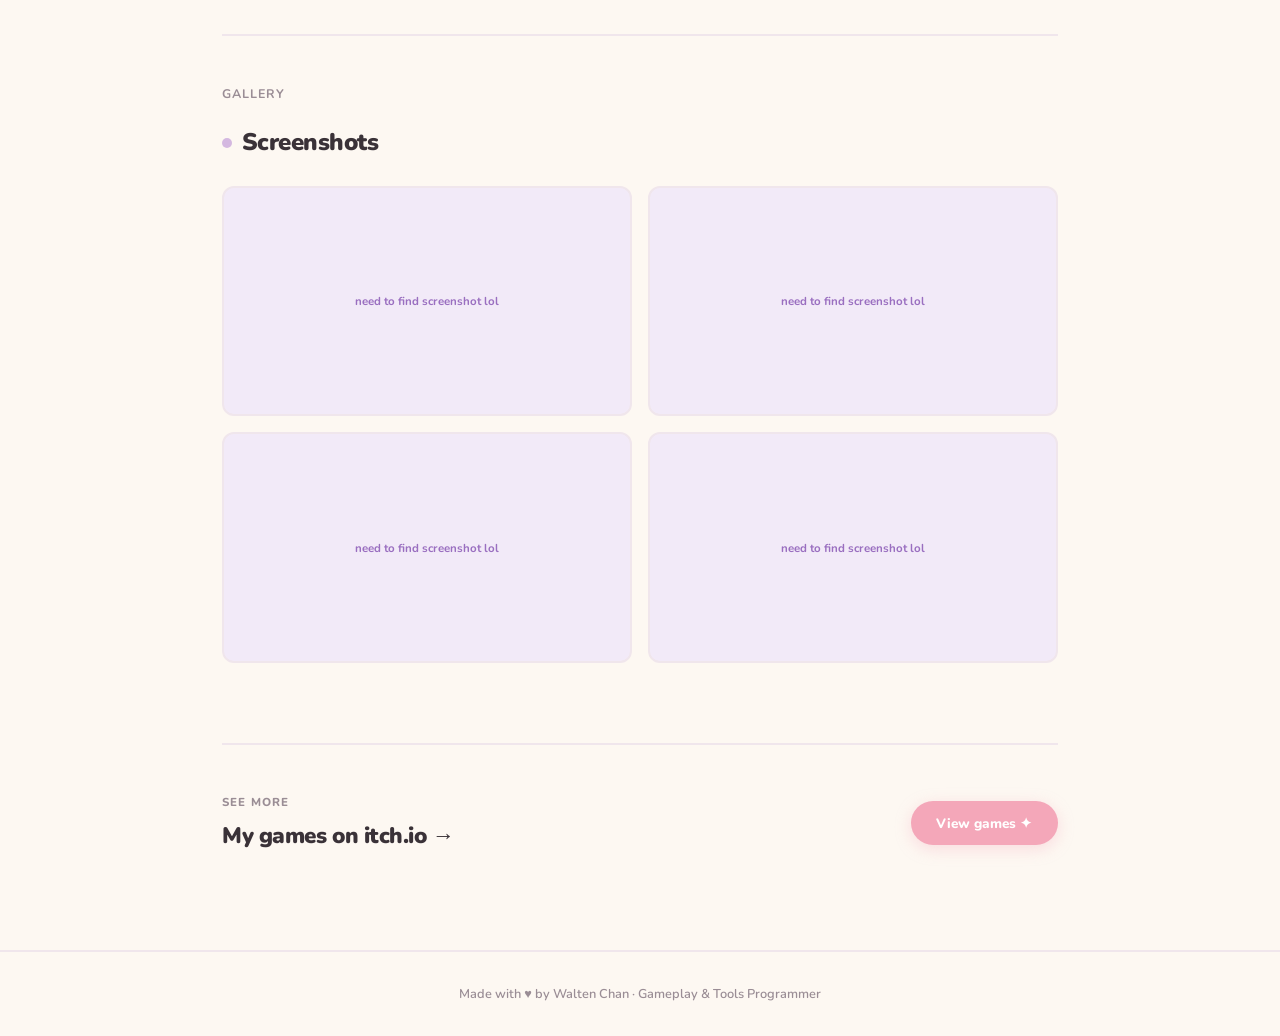
<file: smoke-break.html>
<!DOCTYPE html>
<html lang="en">
<head>
  <meta charset="UTF-8"/>
  <meta name="viewport" content="width=device-width, initial-scale=1.0"/>
  <title>Smoke Break — ^NAME$</title>
  <link rel="stylesheet" href="style.css"/>
  <style>
    .page-wrap {
      position: relative;
      z-index: 1;
      max-width: 900px;
      margin: 0 auto;
      padding: 8rem 2rem 6rem;
    }

    .back-link {
      display: inline-flex;
      align-items: center;
      gap: 0.5rem;
      font-size: 0.82rem;
      font-weight: 800;
      color: var(--muted);
      text-decoration: none;
      margin-bottom: 2.5rem;
      padding: 0.4rem 1rem;
      border-radius: 100px;
      border: 2px solid var(--border);
      background: var(--card);
      transition: border-color 0.2s, color 0.2s;
    }
    .back-link:hover { border-color: var(--lavender); color: var(--text); }

    .project-hero-top {
      display: flex;
      align-items: flex-start;
      justify-content: space-between;
      gap: 2rem;
      margin-bottom: 2rem;
      flex-wrap: wrap;
    }

    .project-title-area h1 {
      font-size: clamp(2rem, 5vw, 3.5rem);
      font-weight: 900;
      letter-spacing: -0.03em;
      line-height: 1.05;
      margin-bottom: 0.5rem;
    }

    .project-title-area h1 em {
      font-style: normal;
      color: var(--lavender);
    }

    .project-meta {
      display: flex;
      flex-direction: column;
      align-items: flex-end;
      gap: 0.5rem;
      flex-shrink: 0;
    }

    .meta-pill {
      font-size: 0.72rem;
      font-weight: 800;
      padding: 0.3rem 0.9rem;
      border-radius: 100px;
      white-space: nowrap;
    }

    .hero-img {
      width: 100%;
      aspect-ratio: 16/7;
      background: var(--lav-light);
      border-radius: var(--radius);
      border: 2px solid var(--border);
      display: flex;
      align-items: center;
      justify-content: center;
      font-size: 0.8rem;
      font-weight: 700;
      color: var(--lavender);
      overflow: hidden;
      margin-bottom: 2rem;
    }
    .hero-img img { width: 100%; height: 100%; object-fit: cover; border-radius: var(--radius); }

    .quick-stats {
      display: grid;
      grid-template-columns: repeat(4, 1fr);
      gap: 1rem;
      margin-bottom: 3rem;
    }

    .qs-box {
      background: var(--card);
      border: 2px solid var(--border);
      border-radius: var(--radius-sm);
      padding: 1rem;
      text-align: center;
    }

    .qs-num {
      font-size: 1.4rem;
      font-weight: 900;
      color: var(--lav-dark);
      display: block;
      line-height: 1;
      margin-bottom: 0.3rem;
    }

    .qs-label {
      font-size: 0.65rem;
      font-weight: 700;
      color: var(--muted);
      text-transform: uppercase;
      letter-spacing: 0.06em;
    }

    .content-section { margin-bottom: 4rem; }

    .content-section h2 {
      font-size: 1.5rem;
      font-weight: 900;
      letter-spacing: -0.02em;
      margin-bottom: 0.5rem;
      display: flex;
      align-items: center;
      gap: 0.6rem;
    }

    .content-section h2 .dot {
      width: 10px; height: 10px;
      border-radius: 50%;
      flex-shrink: 0;
    }

    .content-section .sub {
      font-size: 0.78rem;
      font-weight: 700;
      color: var(--muted);
      text-transform: uppercase;
      letter-spacing: 0.08em;
      margin-bottom: 1.2rem;
    }

    .content-body {
      font-family: var(--font-serif);
      font-size: 1.05rem;
      color: var(--muted);
      line-height: 1.9;
    }
    .content-body p + p { margin-top: 1rem; }

    .highlight-box {
      border-radius: var(--radius-sm);
      padding: 1.2rem 1.5rem;
      margin: 1.5rem 0;
      font-size: 0.95rem;
      font-weight: 600;
      line-height: 1.6;
      font-family: var(--font);
    }

    .section-img {
      width: 100%;
      aspect-ratio: 16/9;
      border-radius: var(--radius-sm);
      border: 2px solid var(--border);
      display: flex;
      align-items: center;
      justify-content: center;
      font-size: 0.75rem;
      font-weight: 700;
      color: var(--muted);
      margin: 1.5rem 0;
      overflow: hidden;
    }
    .section-img img { width: 100%; height: 100%; object-fit: cover; }

    .divider {
      border: none;
      border-top: 2px solid var(--border);
      margin: 3rem 0;
    }

    /* awards */
    .awards-grid {
      display: grid;
      grid-template-columns: repeat(3, 1fr);
      gap: 1rem;
      margin-top: 1.5rem;
    }

    .award-card {
      background: var(--card);
      border: 2px solid var(--border);
      border-radius: var(--radius-sm);
      padding: 1.3rem;
      text-align: center;
      transition: border-color 0.2s;
    }
    .award-card:hover { border-color: var(--lavender); }

    .award-icon { font-size: 1.8rem; display: block; margin-bottom: 0.6rem; }

    .award-title {
      font-size: 0.9rem;
      font-weight: 900;
      margin-bottom: 0.25rem;
    }

    .award-body {
      font-size: 0.75rem;
      color: var(--muted);
      font-weight: 600;
    }

    /* screenshots grid */
    .screenshots-grid {
      display: grid;
      grid-template-columns: 1fr 1fr;
      gap: 1rem;
      margin-top: 1.5rem;
    }

    .screenshot-slot {
      aspect-ratio: 16/9;
      background: var(--lav-light);
      border-radius: var(--radius-sm);
      border: 2px solid var(--border);
      display: flex;
      align-items: center;
      justify-content: center;
      font-size: 0.72rem;
      font-weight: 700;
      color: var(--lav-dark);
      overflow: hidden;
    }
    .screenshot-slot img { width: 100%; height: 100%; object-fit: cover; }

    .next-project {
      margin-top: 5rem;
      padding-top: 3rem;
      border-top: 2px solid var(--border);
      display: flex;
      align-items: center;
      justify-content: space-between;
      flex-wrap: wrap;
      gap: 1rem;
    }

    .next-label {
      font-size: 0.72rem;
      font-weight: 800;
      text-transform: uppercase;
      letter-spacing: 0.1em;
      color: var(--muted);
      display: block;
      margin-bottom: 0.4rem;
    }

    .next-title {
      font-size: 1.4rem;
      font-weight: 900;
      letter-spacing: -0.02em;
      color: var(--text);
      text-decoration: none;
    }
    .next-title:hover { color: var(--pink-dark); }

    @media (max-width: 680px) {
      .quick-stats { grid-template-columns: repeat(2, 1fr); }
      .awards-grid { grid-template-columns: 1fr 1fr; }
      .screenshots-grid { grid-template-columns: 1fr; }
      .project-meta { align-items: flex-start; }
      .project-hero-top { flex-direction: column; }
    }
  </style>
</head>
<body>
  <div class="blob blob-1" style="background: var(--lavender);"></div>
  <div class="blob blob-2" style="background: var(--mint);"></div>
  <div class="blob blob-3" style="background: var(--pink);"></div>

  <script src="nav.js"></script>

  <div class="page-wrap">
    <a href="index.html" class="back-link">← Back to home</a>

    <!-- HERO -->
    <div class="reveal">
      <div class="project-hero-top">
        <div class="project-title-area">
          <span class="section-pill pill-lav" style="margin-bottom: 1rem;">🏆 SAGE Game of the Year</span>
          <h1>Smoke<br/><em>Break</em></h1>
          <p style="color: var(--muted); font-family: var(--font-serif); font-size: 1rem; margin-top: 0.5rem;">
            Unity · USC AGP · Team of 40+
          </p>
        </div>
        <div class="project-meta">
          <span class="meta-pill badge-shipped">✓ Live on Steam & Epic</span>
          <span class="meta-pill" style="background: var(--mint-light); color: var(--mint-dark);">Unity / C#</span>
          <a href="https://smokebreakgame.crd.co/" target="_blank" class="btn btn-outline" style="font-size: 0.78rem; padding: 0.5rem 1.2rem; margin-top: 0.5rem;">Website ↗</a>
          <a href="https://store.steampowered.com/app/3564090/Smoke_Break/" target="_blank" class="btn btn-outline" style="font-size: 0.78rem; padding: 0.5rem 1.2rem; margin-top: 0.5rem;">Steam ↗</a>
          <a href="https://store.epicgames.com/en-US/p/smoke-break-23fb0f" target="_blank" class="btn btn-outline" style="font-size: 0.78rem; padding: 0.5rem 1.2rem; margin-top: 0.5rem;">Epic ↗</a>
        </div>
      </div>

      <div style="width: 100%; aspect-ratio: 16/9; border-radius: var(--radius); overflow: hidden; margin-bottom: 3rem; border: 2px solid var(--border);">
        <iframe
                width="100%"
                height="100%"
                src="https://www.youtube.com/embed/P92aNYx-bF0"
                title="Smoke Break trailer"
                frameborder="0"
                allowfullscreen>
        </iframe>
      </div>

      <div class="quick-stats">
        <div class="qs-box">
          <span class="qs-num">40+</span>
          <span class="qs-label">Team Size</span>
        </div>
        <div class="qs-box">
          <span class="qs-num">70+</span>
          <span class="qs-label">Usability Issues Found</span>
        </div>
        <div class="qs-box">
          <span class="qs-num">80+</span>
          <span class="qs-label">Bugs Identified</span>
        </div>
        <div class="qs-box">
          <span class="qs-num">3</span>
          <span class="qs-label">Awards Won</span>
        </div>
      </div>
    </div>

    <hr class="divider"/>

    <!-- AWARDS -->
    <div class="content-section reveal">
      <p class="sub">Recognition</p>
      <h2><span class="dot" style="background: var(--yellow);"></span>Awards</h2>
      <div class="awards-grid">
        <div class="award-card">
          <span class="award-icon">🥇</span>
          <div class="award-title">SAGE: Game of the Year</div>
          <div class="award-body">Student Game of the Year</div>
        </div>
        <div class="award-card">
          <span class="award-icon">🏆</span>
          <div class="award-title">SAGE: 1st in Design</div>
          <div class="award-body">Best Design Award</div>
        </div>
        <div class="award-card">
          <span class="award-icon">🎮</span>
          <div class="award-title">CGC: 1st in Interactive</div>
          <div class="award-body">+ 2nd in Cinematic</div>
        </div>
      </div>
    </div>

    <hr class="divider"/>

    <!-- OVERVIEW -->
    <div class="content-section reveal">
      <p class="sub">Overview</p>
      <h2><span class="dot" style="background: var(--lav-dark);"></span>About the project</h2>
      <div class="content-body">
        <p>
          A lighthearted 3D stealth puzzle game where you play as Applewood — a living puff of smoke with a knack for sneaky strategy. Bamboozle bakers and outwit the janitor as you hunt down the ultimate, elusive burnt pie.
        </p>
        <p>
          I was the Usability Lead on a 40+ person team in USC's Advanced Game Project (AGP) program,
          responsible for designing and running the playtest process throughout development.
          I also contributed programming work on top of my primary role.
        </p>
      </div>
    </div>

    <hr class="divider"/>

    <!-- PROGRAMMING -->
    <div class="content-section reveal">
      <p class="sub">Programming Contributions</p>
      <h2><span class="dot" style="background: var(--mint-dark);"></span>What I built</h2>
      <div class="section-img" style="background: var(--mint-light); color: var(--mint-dark);">
        TODO find screenshot
      </div>
      <div class="content-body">
        <p>
          Although my primary role was Usability Lead, I also contributed programming work
          to improve player comprehension and game feel directly.
          This included enemy vision cones — a visual indicator system showing players
          exactly what enemies can see, helping them make informed stealth decisions.
<!--          TODO talk about culling them when out of screen -->
        </p>
        <p>
          I also implemented dynamic animation splines, which smoothly transitioned players into cutscenes, regardless of where they were in the level.
        </p>
<!--        <p>-->
<!--          TODO talk about fixing other bugs I guess-->
<!--        </p>-->
      </div>
<!--      <div class="highlight-box" style="background: var(&#45;&#45;mint-light); color: #2a6a58;">-->
<!--        TODO talk about other things-->
<!--      </div>-->
    </div>

    <hr class="divider"/>

    <!-- PLAYTESTING -->
    <div class="content-section reveal">
      <p class="sub">Primary Role — Usability Lead</p>
      <h2><span class="dot" style="background: var(--pink);"></span>Running the playtest process</h2>
      <div class="content-body">
        <p>
          I designed and conducted weekly playtests throughout development, creating structured
          test sessions and systematically documenting what I found.
          Over the course of the project I identified 70+ usability issues and 80+ bugs —
          working with the full team to track and address them.
        </p>
        <p>
          Many of the issues involved player comprehension — places where the game wasn't
          communicating clearly enough what the player was supposed to do, or why something
          wasn't working. Bridging that gap between what the developers intended and
          what players actually experienced was some of the most valuable work on the project.
        </p>
      </div>
      <div class="highlight-box" style="background: var(--pink-light); color: #8a3a52;">
        💡 Running a structured playtest process on a 40+ person team meant the whole project stayed grounded in how real players actually experienced the game — not just how we imagined they would.
      </div>
    </div>

    <hr class="divider"/>

    <!-- SCREENSHOTS -->
    <div class="content-section reveal">
      <p class="sub">Gallery</p>
      <h2><span class="dot" style="background: var(--lavender);"></span>Screenshots</h2>
      <div class="screenshots-grid">
        <div class="screenshot-slot">need to find screenshot lol</div>
        <div class="screenshot-slot">need to find screenshot lol</div>
        <div class="screenshot-slot">need to find screenshot lol</div>
        <div class="screenshot-slot">need to find screenshot lol</div>
      </div>
    </div>

    <!-- NEXT -->
    <div class="next-project reveal">
      <div>
        <span class="next-label">See more</span>
        <a href="games.html" class="next-title">My games on itch.io →</a>
      </div>
      <a href="games.html" class="btn btn-pink">View games ✦</a>
    </div>
  </div>

  <footer></footer>

  <script>
    const observer = new IntersectionObserver((entries) => {
      entries.forEach((e, i) => {
        if (e.isIntersecting) {
          setTimeout(() => e.target.classList.add('visible'), i * 80);
          observer.unobserve(e.target);
        }
      });
    }, { threshold: 0.08 });
    document.querySelectorAll('.reveal').forEach(el => observer.observe(el));
  </script>
</body>
</html>
</file>
<file: style.css>
@import url('https://fonts.googleapis.com/css2?family=Nunito:wght@400;600;700;800;900&family=Crimson+Pro:ital,wght@0,400;0,600;1,400;1,600&display=swap');

*, *::before, *::after { box-sizing: border-box; margin: 0; padding: 0; }

:root {
  --bg: #fdf8f2;
  --bg2: #fff9f4;
  --pink: #f4a7b9;
  --pink-light: #fde8ee;
  --pink-dark: #e07a96;
  --mint: #a8d8c8;
  --mint-light: #e4f5f0;
  --mint-dark: #5aad96;
  --yellow: #f9e4a0;
  --yellow-dark: #c9a820;
  --lavender: #d4b8e0;
  --lav-light: #f2eaf8;
  --lav-dark: #9a6fc0;
  --peach: #f9c8a0;
  --peach-light: #fef0e4;
  --text: #3a3238;
  --muted: #9a8d95;
  --card: #ffffff;
  --border: #f0e6ec;
  --font: 'Nunito', sans-serif;
  --font-serif: 'Crimson Pro', serif;
  --radius: 20px;
  --radius-sm: 12px;
}

html { scroll-behavior: smooth; }

body {
  background: var(--bg);
  color: var(--text);
  font-family: var(--font);
  line-height: 1.6;
  overflow-x: hidden;
}

body::before {
  content: '';
  position: fixed;
  inset: 0;
  background-image: radial-gradient(circle, #e8d4de 1px, transparent 1px);
  background-size: 28px 28px;
  opacity: 0.45;
  pointer-events: none;
  z-index: 0;
}

/* blobs */
.blob {
  position: fixed;
  border-radius: 50%;
  filter: blur(70px);
  opacity: 0.25;
  pointer-events: none;
  z-index: 0;
}
.blob-1 { width: 500px; height: 500px; background: var(--pink); top: -100px; right: -100px; }
.blob-2 { width: 350px; height: 350px; background: var(--mint); bottom: 5%; left: -80px; }
.blob-3 { width: 280px; height: 280px; background: var(--lavender); top: 40%; right: 10%; }

/* ── NAV ── */
nav {
  position: fixed;
  top: 0; left: 0; right: 0;
  z-index: 100;
  display: flex;
  justify-content: space-between;
  align-items: center;
  padding: 1rem 3rem;
  background: rgba(253,248,242,0.88);
  backdrop-filter: blur(16px);
  border-bottom: 2px solid var(--border);
}

.nav-logo {
  font-weight: 900;
  font-size: 1rem;
  color: var(--text);
  text-decoration: none;
  display: flex;
  align-items: center;
  gap: 0.5rem;
}

.nav-dot {
  width: 10px; height: 10px;
  border-radius: 50%;
  background: var(--pink);
  display: inline-block;
  flex-shrink: 0;
}

.nav-links {
  display: flex;
  gap: 0.4rem;
  list-style: none;
  align-items: center;
}

.nav-links a {
  color: var(--muted);
  text-decoration: none;
  font-size: 0.85rem;
  font-weight: 700;
  padding: 0.4rem 1rem;
  border-radius: 100px;
  transition: background 0.2s, color 0.2s;
}

.nav-links a:hover, .nav-links a.active {
  background: var(--pink-light);
  color: var(--text);
}

/* ── BUTTONS ── */
.btn {
  display: inline-block;
  padding: 0.7rem 1.6rem;
  border-radius: 100px;
  font-family: var(--font);
  font-size: 0.85rem;
  font-weight: 800;
  text-decoration: none;
  transition: transform 0.15s, box-shadow 0.15s, background 0.2s;
  cursor: pointer;
  border: none;
}
.btn:hover { transform: translateY(-2px); }

.btn-pink {
  background: var(--pink);
  color: white;
  box-shadow: 0 4px 16px rgba(244,167,185,0.35);
}
.btn-pink:hover { box-shadow: 0 8px 24px rgba(244,167,185,0.5); background: var(--pink-dark); }

.btn-outline {
  background: white;
  color: var(--text);
  box-shadow: 0 2px 8px rgba(0,0,0,0.06);
  border: 2px solid var(--border);
}
.btn-outline:hover { border-color: var(--pink); background: var(--pink-light); }

.btn-mint {
  background: var(--mint);
  color: #2a6a58;
  box-shadow: 0 4px 16px rgba(168,216,200,0.35);
}
.btn-mint:hover { background: var(--mint-dark); color: white; box-shadow: 0 8px 24px rgba(168,216,200,0.5); }

/* ── SECTION LABEL ── */
.section-pill {
  display: inline-flex;
  align-items: center;
  gap: 0.4rem;
  border-radius: 100px;
  padding: 0.35rem 1rem;
  font-size: 0.72rem;
  font-weight: 800;
  letter-spacing: 0.05em;
  text-transform: uppercase;
  margin-bottom: 1.5rem;
}
.pill-mint { background: var(--mint-light); color: var(--mint-dark); }
.pill-pink { background: var(--pink-light); color: var(--pink-dark); }
.pill-lav  { background: var(--lav-light);  color: var(--lav-dark); }
.pill-peach { background: var(--peach-light); color: #b06a20; }
.pill-yellow { background: #fef8e0; color: var(--yellow-dark); }

.section-title {
  font-size: clamp(1.8rem, 3vw, 2.5rem);
  font-weight: 900;
  letter-spacing: -0.02em;
  line-height: 1.1;
  margin-bottom: 0.6rem;
}

/* ── CARDS ── */
.card {
  background: var(--card);
  border-radius: var(--radius);
  border: 2px solid var(--border);
  overflow: hidden;
  transition: transform 0.2s, box-shadow 0.2s;
  position: relative;
}
.card:hover {
  transform: translateY(-4px);
  box-shadow: 0 16px 40px rgba(0,0,0,0.07);
}

.card-top-bar {
  height: 4px;
  width: 100%;
}

.card-body { padding: 1.8rem; }

.card-img {
  width: 100%;
  aspect-ratio: 16/9;
  background: var(--pink-light);
  display: flex;
  align-items: center;
  justify-content: center;
  font-size: 0.75rem;
  font-weight: 700;
  color: var(--pink);
  overflow: hidden;
  border-radius: var(--radius-sm);
  margin-bottom: 1.2rem;
}
.card-img img { width: 100%; height: 100%; object-fit: cover; border-radius: var(--radius-sm); }

.card-badge {
  display: inline-flex;
  align-items: center;
  gap: 0.3rem;
  font-size: 0.68rem;
  font-weight: 800;
  padding: 0.22rem 0.7rem;
  border-radius: 100px;
  margin-bottom: 0.7rem;
}
.badge-shipped { background: #e6f7f0; color: #2a7a52; }
.badge-school  { background: var(--lav-light); color: var(--lav-dark); }
.badge-jam     { background: var(--peach-light); color: #b06a20; }

.card-title {
  font-size: 1.15rem;
  font-weight: 900;
  letter-spacing: -0.01em;
  margin-bottom: 0.3rem;
  line-height: 1.2;
}

.card-studio {
  font-size: 0.75rem;
  font-weight: 700;
  color: var(--muted);
  margin-bottom: 0.8rem;
}

.card-desc {
  font-size: 0.85rem;
  color: var(--muted);
  line-height: 1.75;
  margin-bottom: 1rem;
  font-family: var(--font-serif);
  font-size: 0.95rem;
}

.card-impact {
  border-radius: var(--radius-sm);
  padding: 0.75rem 1rem;
  font-size: 0.82rem;
  font-weight: 600;
  line-height: 1.5;
  margin-bottom: 1rem;
}

.card-tags {
  display: flex;
  flex-wrap: wrap;
  gap: 0.4rem;
  margin-top: 0.8rem;
}

.tag {
  font-size: 0.68rem;
  font-weight: 700;
  padding: 0.22rem 0.65rem;
  border-radius: 100px;
  background: var(--bg);
  color: var(--muted);
  border: 1.5px solid var(--border);
}

/* ── FOOTER ── */
footer {
  text-align: center;
  padding: 2rem;
  font-size: 0.8rem;
  color: var(--muted);
  font-weight: 600;
  border-top: 2px solid var(--border);
  position: relative;
  z-index: 1;
}

/* ── ANIMATIONS ── */
@keyframes fadeUp {
  from { opacity: 0; transform: translateY(20px); }
  to   { opacity: 1; transform: translateY(0); }
}
@keyframes popIn {
  from { opacity: 0; transform: scale(0.85); }
  to   { opacity: 1; transform: scale(1); }
}
@keyframes fadeIn {
  from { opacity: 0; }
  to   { opacity: 1; }
}

.reveal {
  opacity: 0;
  transform: translateY(16px);
  transition: opacity 0.6s ease, transform 0.6s ease;
}
.reveal.visible { opacity: 1; transform: none; }

/* ── RESPONSIVE ── */
@media (max-width: 768px) {
  nav { padding: 0.8rem 1.2rem; }
  .nav-links a { padding: 0.3rem 0.7rem; font-size: 0.78rem; }
}
</file>
